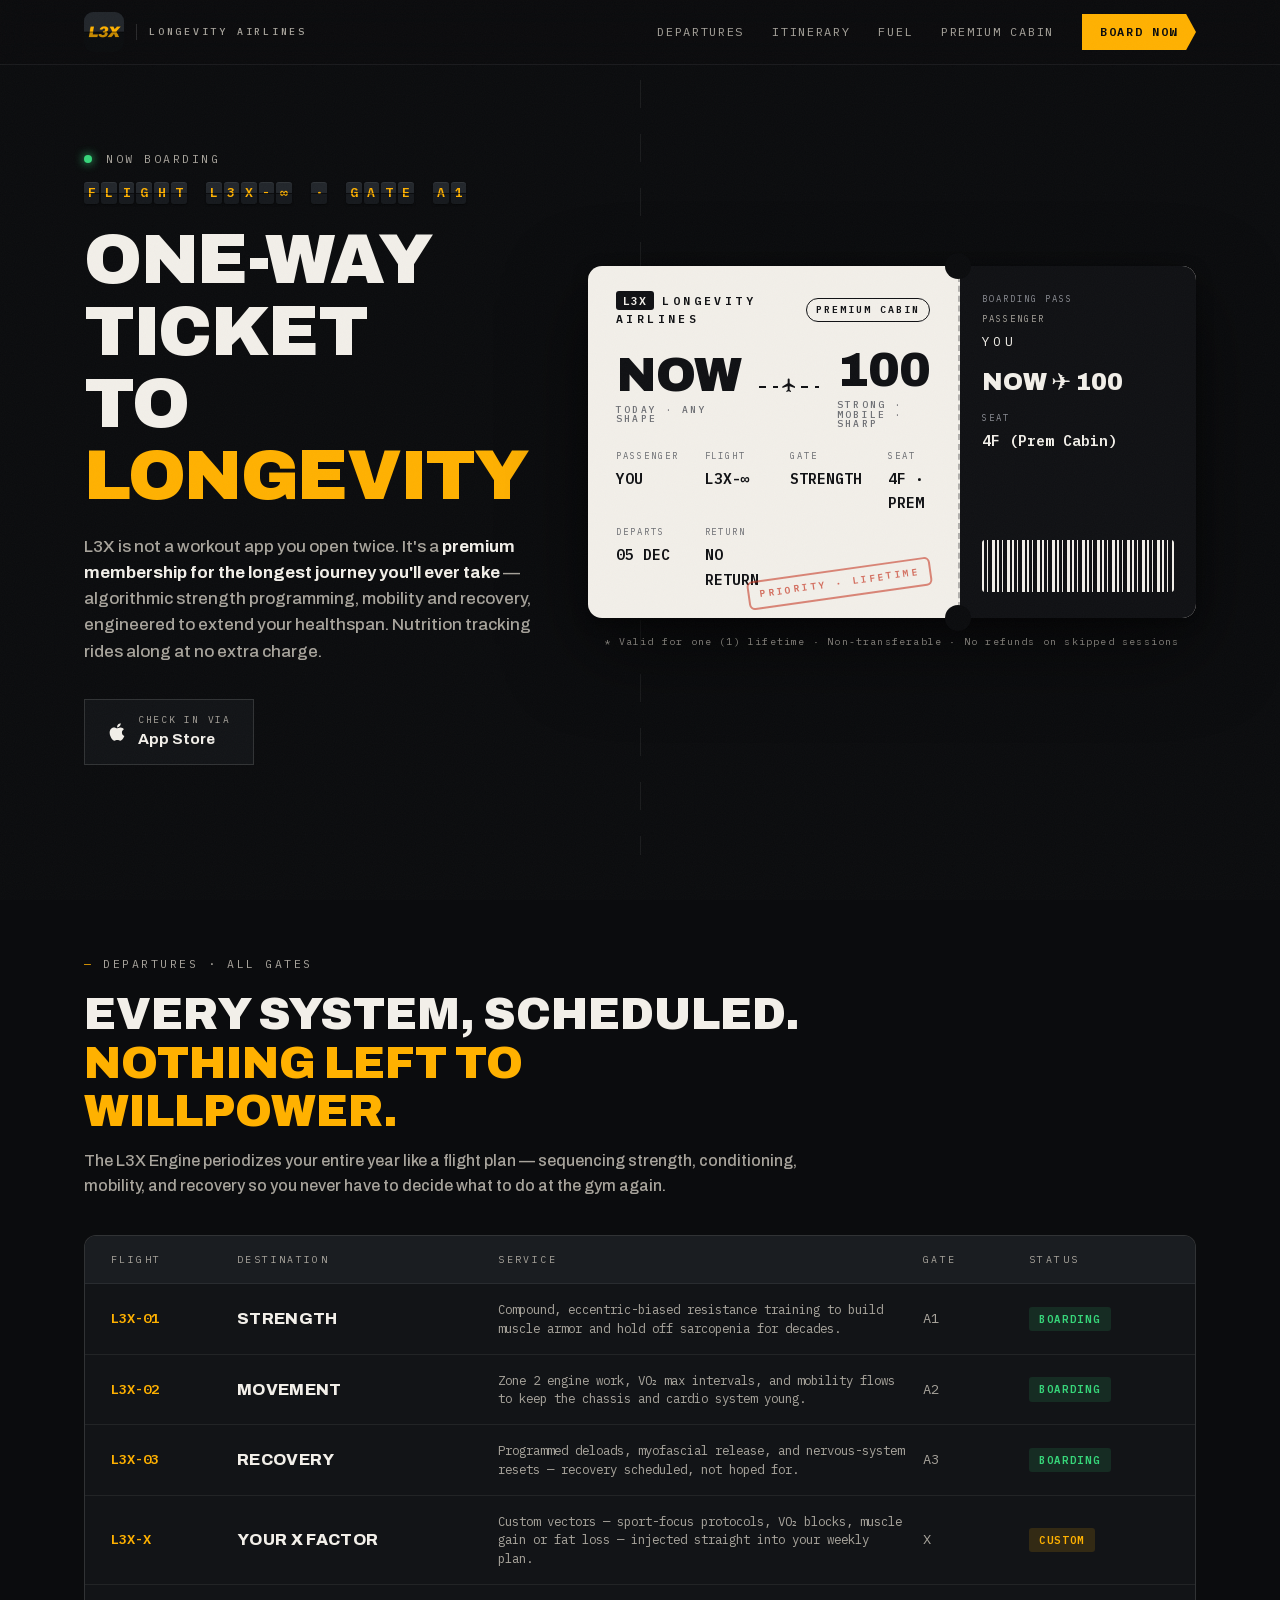
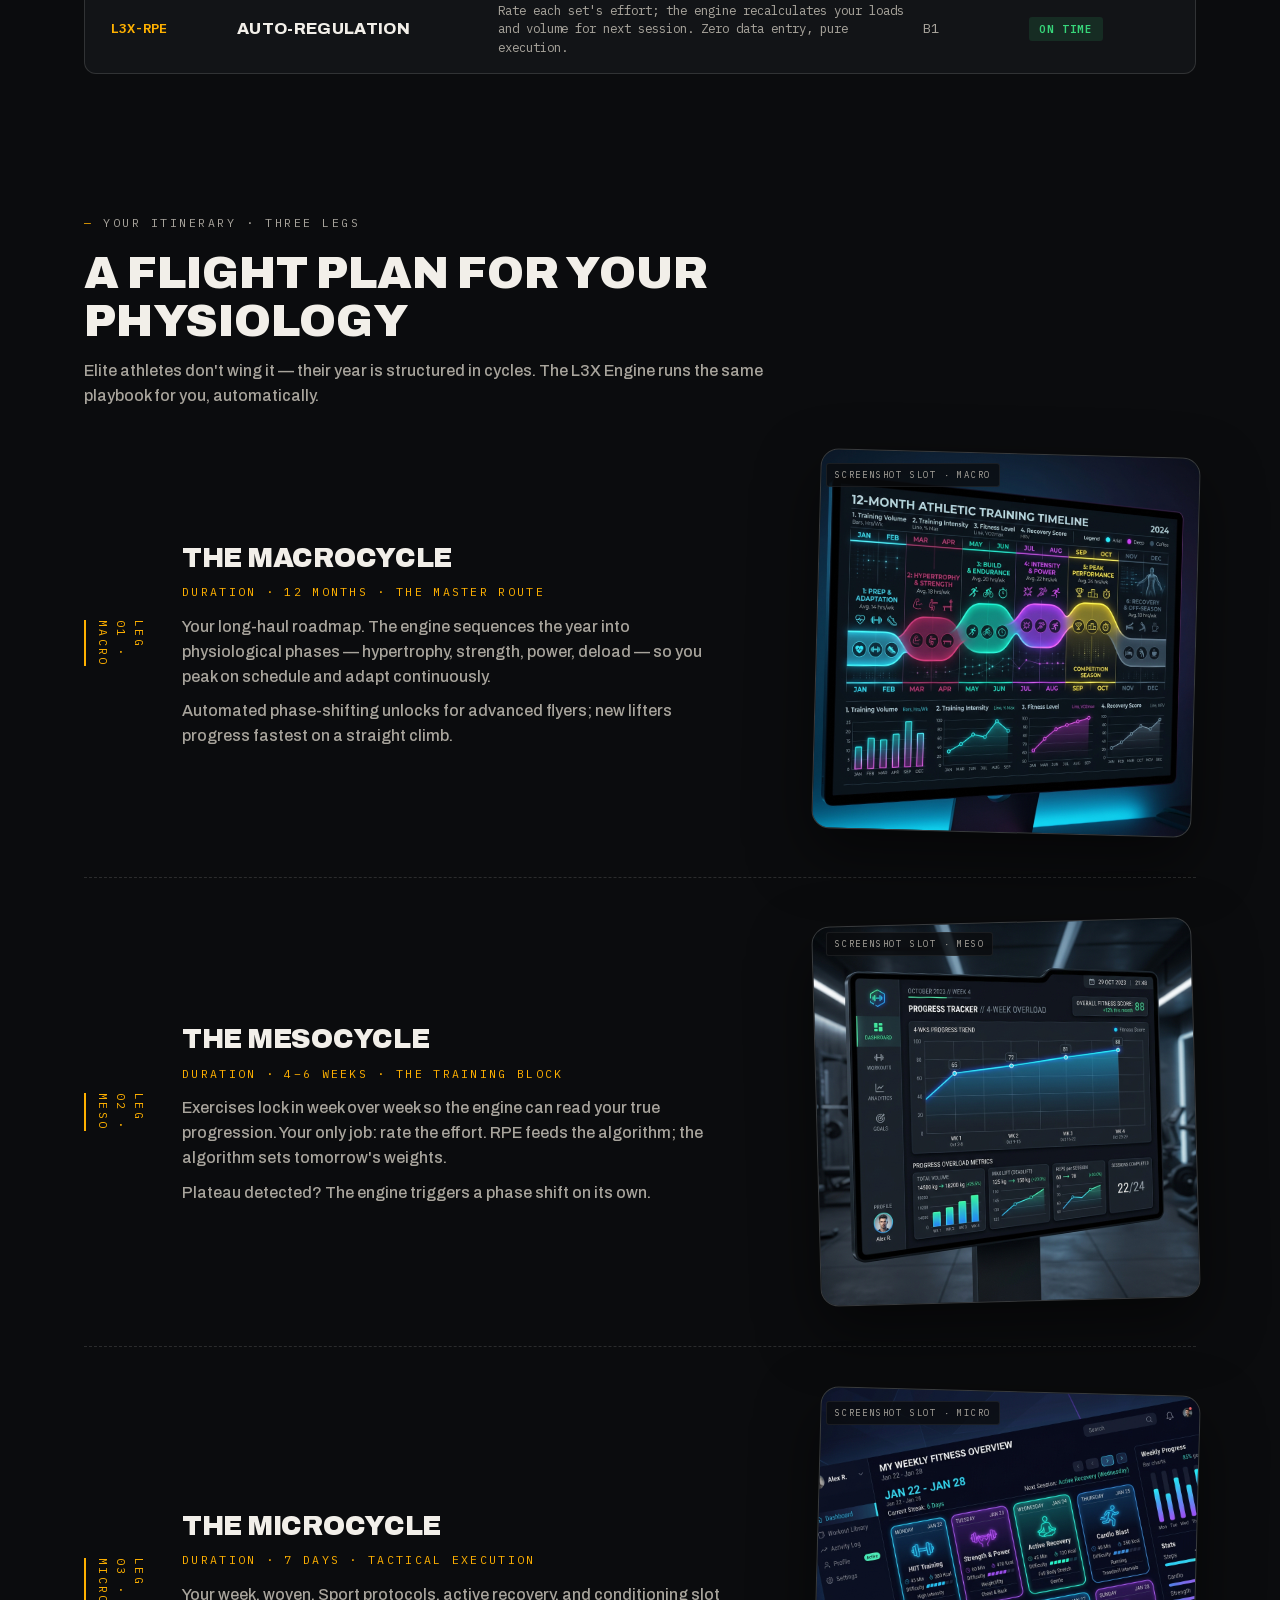
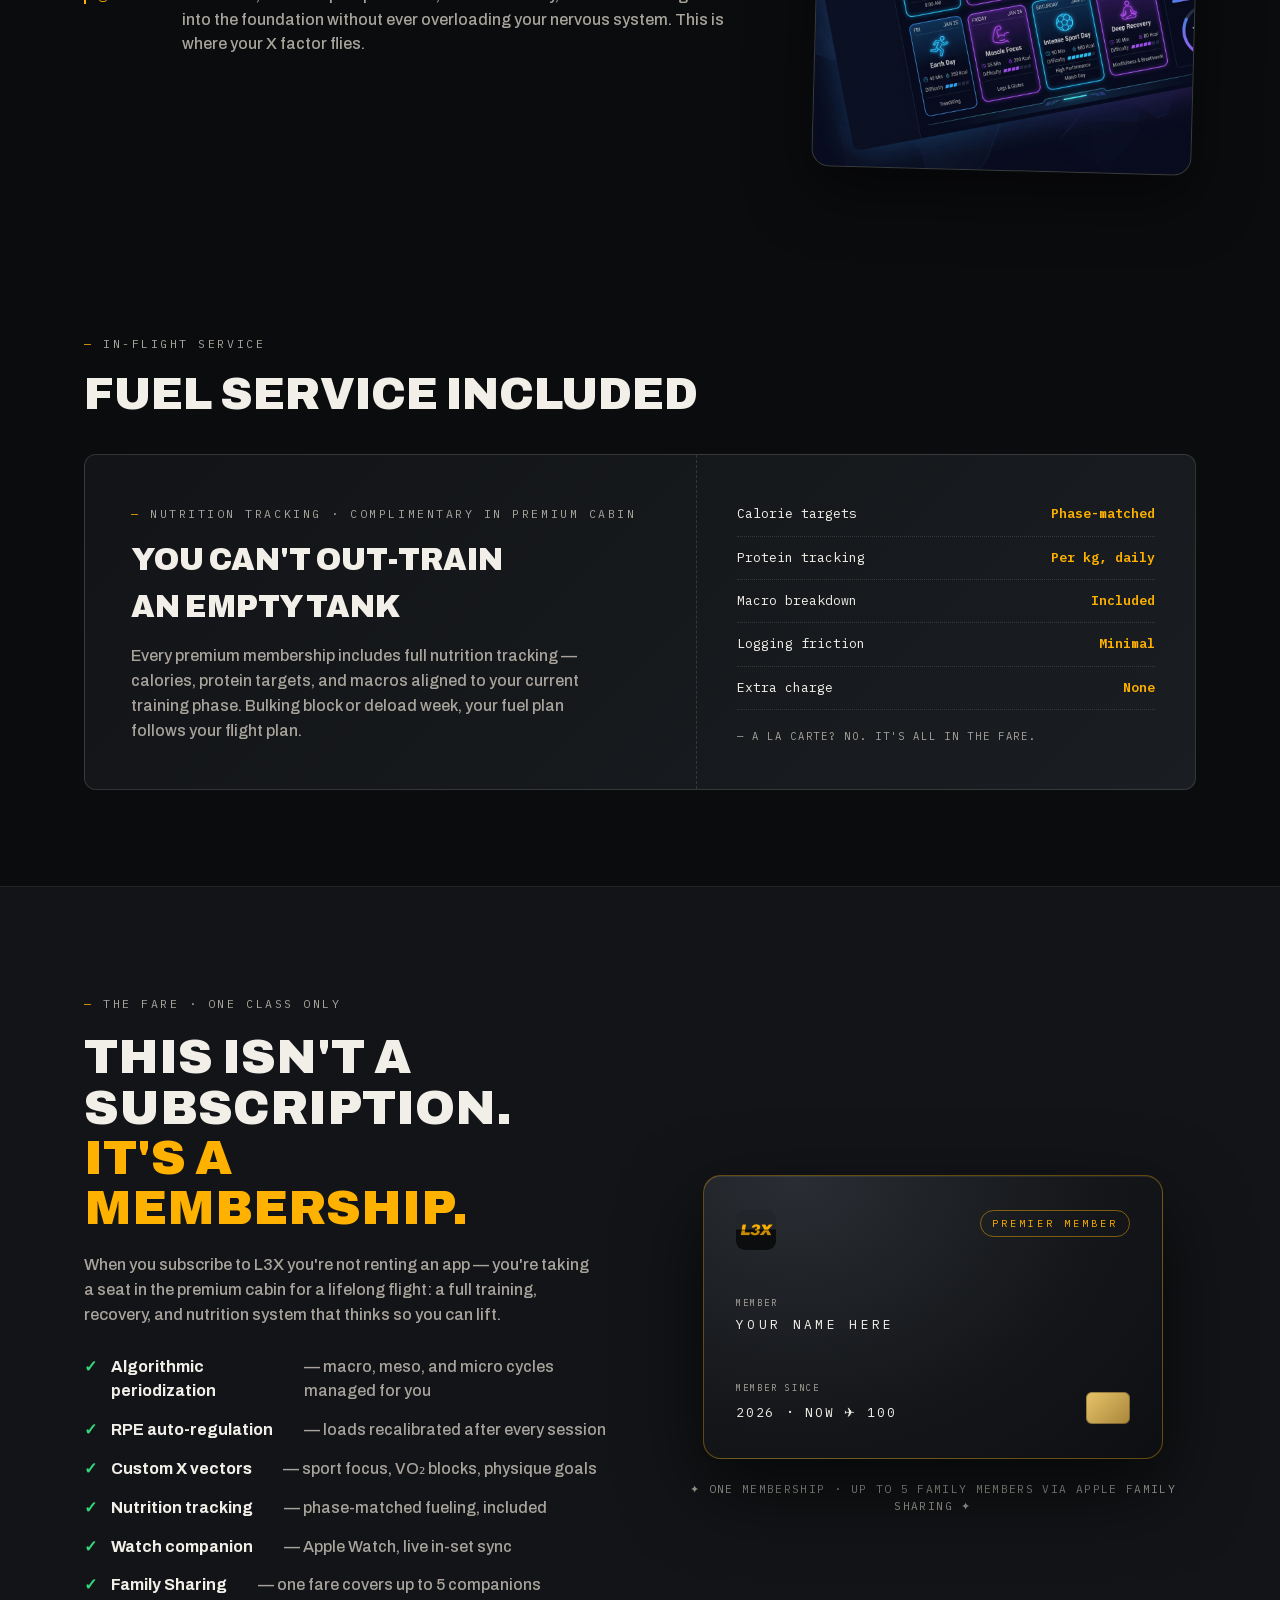
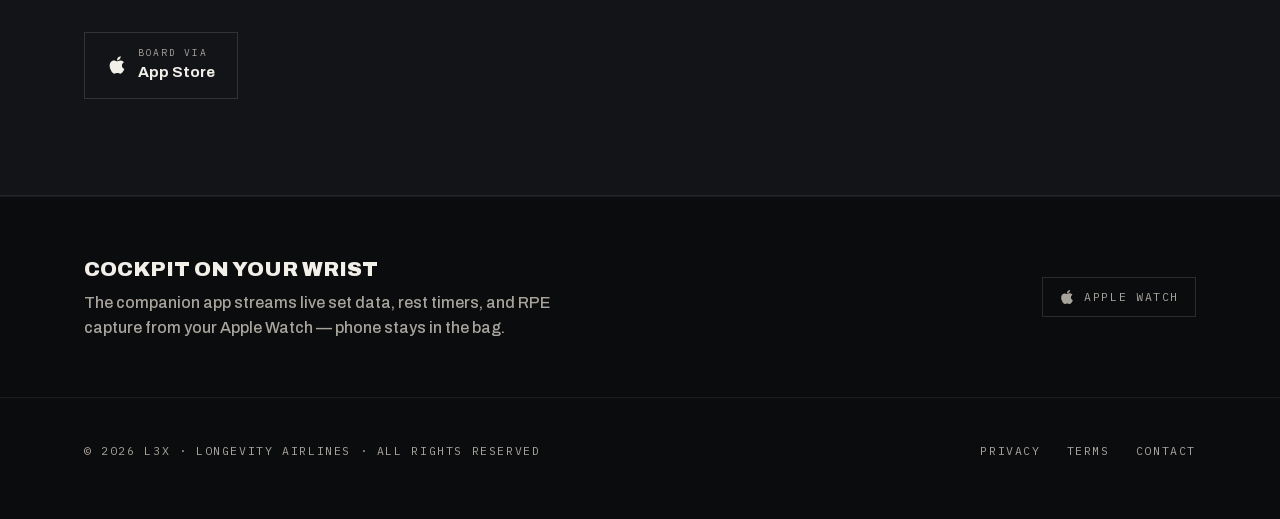
<file: index.html>
<!DOCTYPE html>
<html lang="en">
<head>
<meta charset="UTF-8">
<meta name="viewport" content="width=device-width, initial-scale=1.0">
<title>L3X — Boarding Pass to Longevity</title>
<meta name="description" content="L3X is a premium membership for strength training and longevity. Algorithmic periodization, RPE auto-regulation, and nutrition tracking — your boarding pass to a longer, stronger life.">
<link rel="icon" type="image/png" sizes="32x32" href="assets/favicon-32.png">
<link rel="icon" type="image/png" sizes="64x64" href="assets/favicon-64.png">
<link rel="apple-touch-icon" href="assets/apple-touch-icon.png">
<link rel="stylesheet" href="css/fonts.css">
<link rel="stylesheet" href="css/site.css">
<style>
/* ============================================================
   L3X — "Boarding Pass" concept, landing page
   Palette, base type, nav and footer live in css/site.css so the
   legal pages share them. What follows is landing-page only.
   ============================================================ */

/* ============================ HERO ============================ */
.hero{position:relative;padding:150px 0 90px;overflow:hidden}
.hero::before{ /* runway lights */
  content:"";position:absolute;left:50%;top:0;bottom:0;width:1px;
  background:repeating-linear-gradient(to bottom,transparent 0 26px,var(--line-soft) 26px 54px);
  z-index:0;
}
.hero-grid{position:relative;z-index:1;display:grid;grid-template-columns:1.05fr .95fr;gap:56px;align-items:center}
@media(max-width:960px){.hero-grid{grid-template-columns:1fr}}
.hero h1{
  font-size:clamp(2.6rem,5.6vw,4.4rem);font-weight:900;line-height:1.02;
  letter-spacing:-.02em;text-transform:uppercase;margin:20px 0 22px;
}
.hero h1 .dest{color:var(--amber);white-space:nowrap}
.hero p.sub{color:var(--bone-dim);font-size:1.06rem;max-width:34rem;margin-bottom:30px}
.hero p.sub strong{color:var(--bone);font-weight:700}

/* split-flap status line */
.flapline{display:flex;align-items:center;gap:14px;flex-wrap:wrap}
.flapline .dot{width:8px;height:8px;border-radius:50%;background:var(--green);box-shadow:0 0 10px var(--green);animation:pulse 1.6s infinite}
@keyframes pulse{50%{opacity:.35}}
.flapboard{display:inline-flex;gap:2px}
.flap{
  font-family:var(--mono);font-size:.82rem;font-weight:600;
  width:1.18em;height:1.72em;display:flex;align-items:center;justify-content:center;
  background:linear-gradient(180deg,#22262b 0 48%,#16191d 52% 100%);
  border-radius:3px;color:var(--amber);
  box-shadow:inset 0 1px 0 rgba(255,255,255,.06),0 1px 2px rgba(0,0,0,.5);
  position:relative;
}
.flap::after{content:"";position:absolute;left:0;right:0;top:50%;height:1px;background:rgba(0,0,0,.55)}
.flap.tick{animation:flick .09s linear}
@keyframes flick{0%{transform:rotateX(0)}50%{transform:rotateX(58deg)}100%{transform:rotateX(0)}}
.flap.space{background:transparent;box-shadow:none}
.flap.space::after{display:none}

/* store buttons */
.stores{display:flex;gap:14px;flex-wrap:wrap;margin-top:34px}
.store{
  display:flex;align-items:center;gap:11px;padding:13px 22px;
  border:1px solid var(--line);font-weight:700;font-size:.95rem;
  background:var(--ink-2);transition:border-color .25s,transform .25s var(--ease-out),background .25s;
}
.store:hover{border-color:var(--amber);transform:translateY(-2px);background:var(--ink-3)}
.store svg{width:20px;height:20px;flex:none}
.store small{display:block;font-family:var(--mono);font-weight:400;font-size:.6rem;letter-spacing:.18em;text-transform:uppercase;color:var(--bone-dim)}

/* ---------- the boarding pass ---------- */
.pass-wrap{perspective:1200px}
.pass{
  --r: 14px;
  display:grid;grid-template-columns:1fr 236px;
  color:#101114;background:var(--bone);border-radius:var(--r);
  box-shadow:0 30px 80px rgba(0,0,0,.6),0 4px 16px rgba(0,0,0,.4);
  transform-style:preserve-3d;transition:transform .3s var(--ease-out);
  position:relative;font-family:var(--mono);
}
.pass-main{padding:26px 28px;border-right:2px dashed rgba(16,17,20,.28);position:relative}
/* perforation notches */
.pass-main::before,.pass-main::after{
  content:"";position:absolute;right:-13px;width:26px;height:26px;border-radius:50%;
  background:var(--ink);z-index:2;
}
.pass-main::before{top:-13px}
.pass-main::after{bottom:-13px}
.pass-head{display:flex;justify-content:space-between;align-items:center;margin-bottom:18px}
.pass-head .airline{font-weight:600;font-size:.72rem;letter-spacing:.3em;text-transform:uppercase}
.pass-head .airline b{background:#101114;color:var(--bone);padding:2px 7px;margin-right:8px;border-radius:3px;letter-spacing:.1em}
.pass-head .class-chip{font-size:.62rem;letter-spacing:.2em;text-transform:uppercase;border:1.5px solid #101114;padding:3px 9px;border-radius:99px;font-weight:600;white-space:nowrap}
.pass-route{display:flex;align-items:center;gap:18px;margin:8px 0 20px}
.pass-route .code{font-family:var(--disp);font-weight:900;font-size:clamp(2.2rem,4vw,3rem);letter-spacing:-.02em;line-height:1}
.pass-route .code small{display:block;font-family:var(--mono);font-weight:500;font-size:.6rem;letter-spacing:.24em;color:#6b6d72;margin-top:6px;text-transform:uppercase}
.pass-route .path{flex:1;position:relative;height:2px;background:repeating-linear-gradient(90deg,#101114 0 7px,transparent 7px 14px);min-width:60px}
.pass-route .path svg{position:absolute;top:50%;left:50%;transform:translate(-50%,-58%);width:22px;height:22px;background:var(--bone);padding:0 3px}
.pass-fields{display:grid;grid-template-columns:repeat(4,auto);gap:10px 26px}
@media(max-width:500px){.pass-fields{grid-template-columns:repeat(2,auto)}}
.pf small{display:block;font-size:.56rem;letter-spacing:.22em;text-transform:uppercase;color:#6b6d72;margin-bottom:3px}
.pf span{font-weight:600;font-size:.92rem}
.pass-stamp{
  position:absolute;right:26px;bottom:20px;transform:rotate(-12deg) scale(1.15);
  border:2px solid rgba(200,60,40,.6);color:rgba(200,60,40,.72);border-radius:6px;
  font-size:.6rem;font-weight:600;letter-spacing:.26em;text-transform:uppercase;
  padding:5px 10px;white-space:nowrap;pointer-events:none;
  opacity:0;transition:opacity .5s .9s,transform .5s .9s var(--ease-out);
}
.in .pass-stamp{opacity:1;transform:rotate(-8deg) scale(1)}
.pass-fine{
  margin-top:16px;text-align:center;font-family:var(--mono);font-size:.62rem;
  letter-spacing:.12em;color:var(--bone-dim);opacity:.75;
}
.pass-stub{padding:26px 22px;display:flex;flex-direction:column;justify-content:space-between;background:#101114;color:var(--bone);border-radius:0 var(--r) var(--r) 0}
.pass-stub .pf small{color:#8b8d93}
.pass-stub .route-mini{font-family:var(--disp);font-weight:900;font-size:1.5rem;margin:12px 0 10px}
.barcode{
  height:52px;margin-top:14px;border-radius:3px;
  background:repeating-linear-gradient(90deg,var(--bone) 0 2px,transparent 2px 5px,var(--bone) 5px 6px,transparent 6px 10px,var(--bone) 10px 13px,transparent 13px 15px);
}
@media(max-width:520px){
  .pass{grid-template-columns:1fr}
  .pass-main{border-right:none;border-bottom:2px dashed rgba(16,17,20,.28);padding-bottom:64px}
  .pass-main::before{top:auto;bottom:-13px;left:-13px;right:auto}
  .pass-main::after{bottom:-13px;right:-13px}
  .pass-stub{border-radius:0 0 var(--r) var(--r)}
}

/* ======================= DEPARTURES BOARD ======================= */
section{padding:96px 0}
.board{border:1px solid var(--line);background:var(--ink-2);border-radius:12px;overflow:hidden;margin-top:36px}
.board-head,.board-row{
  display:grid;grid-template-columns:110px 1.2fr 2fr 90px 140px;gap:16px;
  padding:16px 26px;align-items:center;font-family:var(--mono);
}
.board-head{font-size:.62rem;letter-spacing:.24em;text-transform:uppercase;color:var(--bone-dim);background:var(--ink-3);border-bottom:1px solid var(--line-soft)}
.board-row{border-bottom:1px solid var(--line-soft);font-size:.86rem;transition:background .25s}
.board-row:last-child{border-bottom:none}
.board-row:hover{background:var(--amber-dim)}
.board-row .flight{color:var(--amber);font-weight:600}
.board-row .dest{font-family:var(--disp);font-weight:800;font-size:1.02rem;letter-spacing:.02em;text-transform:uppercase}
.board-row .desc{color:var(--bone-dim);font-size:.78rem;line-height:1.5}
.board-row .gate{color:var(--bone-dim)}
.status{display:inline-block;padding:4px 10px;font-size:.66rem;letter-spacing:.16em;text-transform:uppercase;font-weight:600;border-radius:3px;background:rgba(55,214,122,.12);color:var(--green)}
.status.amber{background:var(--amber-dim);color:var(--amber)}
@media(max-width:820px){
  .board-head{display:none}
  .board-row{grid-template-columns:1fr;gap:6px;padding:18px 20px}
  .board-row .gate{display:none}
}

/* ======================= ITINERARY (legs) ======================= */
.itin{position:relative}
.leg{
  display:grid;grid-template-columns:64px 1fr 380px;gap:34px;align-items:center;
  padding:44px 0;border-bottom:1px dashed var(--line);
}
.leg:last-child{border-bottom:none}
.leg-num{
  font-family:var(--mono);color:var(--amber);font-size:.72rem;letter-spacing:.2em;
  writing-mode:vertical-rl;text-orientation:mixed;text-transform:uppercase;
  border-left:2px solid var(--amber);padding-left:12px;height:min-content;
}
.leg h3{font-size:1.7rem;font-weight:900;text-transform:uppercase;letter-spacing:-.01em;margin-bottom:4px}
.leg .dur{font-family:var(--mono);font-size:.72rem;letter-spacing:.2em;color:var(--amber);text-transform:uppercase;margin-bottom:14px}
.leg p{color:var(--bone-dim);max-width:34rem}
.leg p+p{margin-top:10px}
.leg-shot{position:relative}
.leg-shot .frame{
  border:1px solid var(--line);border-radius:18px;overflow:hidden;background:var(--ink-3);
  box-shadow:0 24px 60px rgba(0,0,0,.5);
  transform:rotate(1.5deg);transition:transform .5s var(--ease-out);
}
.leg:nth-child(even) .leg-shot .frame{transform:rotate(-1.5deg)}
.leg-shot:hover .frame{transform:rotate(0) scale(1.02)}
.leg-shot .slot-tag{
  position:absolute;top:10px;left:10px;z-index:2;font-family:var(--mono);font-size:.56rem;
  letter-spacing:.2em;text-transform:uppercase;background:rgba(11,12,14,.8);color:var(--bone-dim);
  padding:4px 8px;border-radius:3px;border:1px solid var(--line-soft);
}
@media(max-width:920px){
  .leg{grid-template-columns:1fr}
  .leg-num{writing-mode:horizontal-tb;border-left:none;border-top:2px solid var(--amber);padding:8px 0 0}
  .leg-shot{max-width:420px}
}

/* ======================= FUEL (nutrition) ======================= */
.fuel-card{
  display:grid;grid-template-columns:1.1fr .9fr;border:1px solid var(--line);
  background:linear-gradient(135deg,var(--ink-2),var(--ink-3));border-radius:12px;overflow:hidden;margin-top:36px;
}
.fuel-left{padding:46px}
.fuel-left h3{font-size:1.9rem;font-weight:900;text-transform:uppercase;margin:10px 0 14px}
.fuel-left p{color:var(--bone-dim);max-width:30rem}
.fuel-right{border-left:1px dashed var(--line);padding:38px 40px;font-family:var(--mono)}
.menu-row{display:flex;justify-content:space-between;gap-row:8px;padding:11px 0;border-bottom:1px dotted var(--line);font-size:.82rem}
.menu-row:last-child{border-bottom:none}
.menu-row b{color:var(--amber);font-weight:600}
.fuel-note{margin-top:18px;font-size:.66rem;letter-spacing:.16em;text-transform:uppercase;color:var(--bone-dim)}
@media(max-width:820px){.fuel-card{grid-template-columns:1fr}.fuel-right{border-left:none;border-top:1px dashed var(--line)}}

/* ======================= PREMIUM CABIN ======================= */
.cabin{background:var(--ink-2);border-top:1px solid var(--line-soft);border-bottom:1px solid var(--line-soft)}
.cabin-grid{display:grid;grid-template-columns:1fr 1fr;gap:60px;align-items:center;margin-top:8px}
@media(max-width:920px){.cabin-grid{grid-template-columns:1fr}}
.cabin h2{font-size:clamp(2rem,4vw,3rem);font-weight:900;text-transform:uppercase;line-height:1.05;margin:16px 0 18px}
.cabin p.lead{color:var(--bone-dim);font-size:1.02rem;max-width:32rem}
.perks{list-style:none;margin:26px 0 34px;display:grid;gap:13px}
.perks li{display:flex;gap:14px;align-items:baseline;color:var(--bone)}
.perks li::before{content:"✓";font-family:var(--mono);color:var(--green);font-weight:600;flex:none}
.perks li span{color:var(--bone-dim)}
.perks li b{color:var(--bone)}
/* membership card */
.member-card{
  position:relative;border-radius:18px;padding:34px 32px;aspect-ratio:1.62;max-width:460px;margin:0 auto;
  background:
    radial-gradient(120% 160% at 20% 0%,#2a2d33 0%,#141619 55%,#0c0d10 100%);
  border:1px solid rgba(255,177,0,.35);
  box-shadow:0 30px 80px rgba(0,0,0,.65),inset 0 1px 0 rgba(255,255,255,.08);
  display:flex;flex-direction:column;justify-content:space-between;overflow:hidden;
  transition:transform .3s var(--ease-out);
}
.member-card::before{ /* sheen */
  content:"";position:absolute;inset:0;
  background:linear-gradient(115deg,transparent 30%,rgba(255,255,255,.06) 45%,transparent 60%);
  transform:translateX(-100%);animation:sheen 5.5s ease-in-out infinite;
}
@keyframes sheen{0%,60%{transform:translateX(-100%)}85%,100%{transform:translateX(100%)}}
.mc-top{display:flex;justify-content:space-between;align-items:flex-start}
.mc-top img{width:40px;height:40px;border-radius:9px}
.mc-tier{font-family:var(--mono);font-size:.62rem;letter-spacing:.3em;text-transform:uppercase;color:var(--amber);border:1px solid rgba(255,177,0,.45);padding:5px 11px;border-radius:99px}
.mc-name{font-family:var(--mono);font-size:.8rem;letter-spacing:.26em;text-transform:uppercase;color:var(--bone)}
.mc-name small{display:block;font-size:.56rem;letter-spacing:.22em;color:var(--bone-dim);margin-bottom:6px}
.mc-bottom{display:flex;justify-content:space-between;align-items:flex-end;font-family:var(--mono)}
.mc-since small{display:block;font-size:.56rem;letter-spacing:.22em;text-transform:uppercase;color:var(--bone-dim);margin-bottom:4px}
.mc-since span{font-size:.8rem;letter-spacing:.14em}
.mc-chip{width:44px;height:32px;border-radius:6px;background:linear-gradient(135deg,#e8c56a,#a8853a);box-shadow:inset 0 0 0 1px rgba(0,0,0,.3)}
.family-note{margin-top:22px;font-family:var(--mono);font-size:.7rem;letter-spacing:.12em;color:var(--bone-dim);text-transform:uppercase;text-align:center}

/* ======================= WEARABLE STRIP ======================= */
.strip{border-top:1px solid var(--line-soft);padding:56px 0}
.strip-inner{display:flex;align-items:center;justify-content:space-between;gap:30px;flex-wrap:wrap}
.strip h3{font-size:1.3rem;font-weight:900;text-transform:uppercase}
.strip p{color:var(--bone-dim);max-width:32rem;margin-top:6px}
.strip .badges{display:flex;gap:12px}
.strip .badge{display:flex;align-items:center;gap:9px;font-family:var(--mono);font-size:.72rem;letter-spacing:.14em;text-transform:uppercase;border:1px solid var(--line);padding:10px 16px;color:var(--bone-dim)}
.strip .badge svg{width:16px;height:16px}

/* section headers */
.sec-head{max-width:720px}
.sec-head h2{font-size:clamp(1.9rem,3.6vw,2.8rem);font-weight:900;text-transform:uppercase;line-height:1.08;margin:14px 0 14px}
.sec-head p{color:var(--bone-dim)}
</style>
</head>
<body>

<!-- ============================ NAV ============================ -->
<header class="nav">
  <div class="container nav-inner">
    <a href="/" class="brand">
      <img src="assets/app_icon.png" alt="L3X">
      <span class="tag">Longevity Airlines</span>
    </a>
    <nav class="nav-links">
      <a href="#departures">Departures</a>
      <a href="#itinerary">Itinerary</a>
      <a href="#fuel">Fuel</a>
      <a href="#cabin">Premium Cabin</a>
      <a href="#cabin" class="btn-board">Board Now</a>
    </nav>
  </div>
</header>

<!-- ============================ HERO ============================ -->
<section class="hero">
  <div class="container hero-grid">
    <div class="reveal in">
      <div class="flapline">
        <span class="dot"></span>
        <span class="mono" style="font-size:.72rem;letter-spacing:.22em;color:var(--bone-dim)">NOW BOARDING</span>
        <span class="flapboard" id="flap-status" aria-label="Flight L3X to Longevity"></span>
      </div>
      <h1>One-way ticket<br>to <span class="dest" id="flap-dest">Longevity</span></h1>
      <p class="sub">L3X is not a workout app you open twice. It's a <strong>premium membership for the longest journey you'll ever take</strong> — algorithmic strength programming, mobility and recovery, engineered to extend your healthspan. Nutrition tracking rides along at no extra charge.</p>
      <div class="stores">
        <a href="https://apps.apple.com/app/id6762300772" class="store">
          <svg viewBox="0 0 384 512" fill="currentColor"><path d="M318.7 268.7c-.2-36.7 16.4-64.4 50-84.8-18.8-26.9-47.2-41.7-84.7-44.6-35.5-2.8-74.3 20.7-88.5 20.7-15 0-49.4-19.7-76.4-19.7C63.3 141.2 4 184.8 4 273.5q0 39.3 14.4 81.2c12.8 36.7 59 126.7 107.2 125.2 25.2-.6 43-17.9 75.8-17.9 31.8 0 48.3 17.9 76.4 17.9 48.6-.7 90.4-82.5 102.6-119.3-65.2-30.7-61.7-90-61.7-91.9zm-56.6-164.2c27.3-32.4 24.8-61.9 24-72.5-24.1 1.4-52 16.4-67.9 34.9-17.5 19.8-27.8 44.3-25.6 71.9 26.1 2 49.9-11.4 69.5-34.3z"/></svg>
          <span><small>Check in via</small>App Store</span>
        </a>
      </div>
    </div>

    <!-- Boarding pass -->
    <div class="pass-wrap reveal in d2">
      <div class="pass" id="pass">
        <div class="pass-main">
          <div class="pass-head">
            <span class="airline"><b>L3X</b>Longevity Airlines</span>
            <span class="class-chip">Premium Cabin</span>
          </div>
          <div class="pass-route">
            <div class="code">NOW<small>Today · Any shape</small></div>
            <div class="path">
              <svg viewBox="0 0 24 24" fill="#101114"><path d="M21 16v-2l-8-5V3.5a1.5 1.5 0 0 0-3 0V9l-8 5v2l8-2.5V19l-2 1.5V22l3.5-1 3.5 1v-1.5L13 19v-5.5l8 2.5z"/></svg>
            </div>
            <div class="code">100<small>Strong · Mobile · Sharp</small></div>
          </div>
          <div class="pass-fields">
            <div class="pf"><small>Passenger</small><span>YOU</span></div>
            <div class="pf"><small>Flight</small><span>L3X-∞</span></div>
            <div class="pf"><small>Gate</small><span>STRENGTH</span></div>
            <div class="pf"><small>Seat</small><span>4F · PREM</span></div>
            <div class="pf"><small>Departs</small><span id="pass-date">TODAY</span></div>
            <div class="pf"><small>Return</small><span>NO RETURN</span></div>
          </div>
          <div class="pass-stamp">Priority · Lifetime</div>
        </div>
        <div class="pass-stub">
          <div>
            <div class="pf" style="margin-bottom:6px"><small>Boarding Pass</small></div>
            <div class="mc-name"><small>Passenger</small>YOU</div>
            <div class="route-mini">NOW ✈ 100</div>
            <div class="pf"><small>Seat</small><span>4F (Prem Cabin)</span></div>
          </div>
          <div class="barcode" role="img" aria-label="barcode"></div>
        </div>
      </div>
      <p class="pass-fine">* Valid for one (1) lifetime · Non-transferable · No refunds on skipped sessions</p>
    </div>
  </div>
</section>

<!-- ======================== DEPARTURES ======================== -->
<section id="departures">
  <div class="container">
    <div class="sec-head reveal">
      <span class="label">Departures · All gates</span>
      <h2>Every system, scheduled.<br><span class="amber">Nothing left to willpower.</span></h2>
      <p>The L3X Engine periodizes your entire year like a flight plan — sequencing strength, conditioning, mobility, and recovery so you never have to decide what to do at the gym again.</p>
    </div>
    <div class="board reveal d1">
      <div class="board-head">
        <span>Flight</span><span>Destination</span><span>Service</span><span>Gate</span><span>Status</span>
      </div>
      <div class="board-row">
        <span class="flight">L3X-01</span>
        <span class="dest">Strength</span>
        <span class="desc">Compound, eccentric-biased resistance training to build muscle armor and hold off sarcopenia for decades.</span>
        <span class="gate">A1</span>
        <span><span class="status">Boarding</span></span>
      </div>
      <div class="board-row">
        <span class="flight">L3X-02</span>
        <span class="dest">Movement</span>
        <span class="desc">Zone 2 engine work, VO₂ max intervals, and mobility flows to keep the chassis and cardio system young.</span>
        <span class="gate">A2</span>
        <span><span class="status">Boarding</span></span>
      </div>
      <div class="board-row">
        <span class="flight">L3X-03</span>
        <span class="dest">Recovery</span>
        <span class="desc">Programmed deloads, myofascial release, and nervous-system resets — recovery scheduled, not hoped for.</span>
        <span class="gate">A3</span>
        <span><span class="status">Boarding</span></span>
      </div>
      <div class="board-row">
        <span class="flight">L3X-X</span>
        <span class="dest">Your X Factor</span>
        <span class="desc">Custom vectors — sport-focus protocols, VO₂ blocks, muscle gain or fat loss — injected straight into your weekly plan.</span>
        <span class="gate">X</span>
        <span><span class="status amber">Custom</span></span>
      </div>
      <div class="board-row">
        <span class="flight">L3X-RPE</span>
        <span class="dest">Auto-Regulation</span>
        <span class="desc">Rate each set's effort; the engine recalculates your loads and volume for next session. Zero data entry, pure execution.</span>
        <span class="gate">B1</span>
        <span><span class="status">On Time</span></span>
      </div>
    </div>
  </div>
</section>

<!-- ======================== ITINERARY ======================== -->
<section id="itinerary" style="padding-top:40px">
  <div class="container">
    <div class="sec-head reveal">
      <span class="label">Your itinerary · Three legs</span>
      <h2>A flight plan for your physiology</h2>
      <p>Elite athletes don't wing it — their year is structured in cycles. The L3X Engine runs the same playbook for you, automatically.</p>
    </div>
    <div class="itin">
      <div class="leg reveal">
        <div class="leg-num">Leg 01 · Macro</div>
        <div>
          <h3>The Macrocycle</h3>
          <div class="dur">Duration · 12 months · The master route</div>
          <p>Your long-haul roadmap. The engine sequences the year into physiological phases — hypertrophy, strength, power, deload — so you peak on schedule and adapt continuously.</p>
          <p>Automated phase-shifting unlocks for advanced flyers; new lifters progress fastest on a straight climb.</p>
        </div>
        <div class="leg-shot">
          <span class="slot-tag">Screenshot slot · macro</span>
          <div class="frame"><img src="assets/l3x_macro.png" alt="Macrocycle timeline in L3X"></div>
        </div>
      </div>
      <div class="leg reveal">
        <div class="leg-num">Leg 02 · Meso</div>
        <div>
          <h3>The Mesocycle</h3>
          <div class="dur">Duration · 4–6 weeks · The training block</div>
          <p>Exercises lock in week over week so the engine can read your true progression. Your only job: rate the effort. RPE feeds the algorithm; the algorithm sets tomorrow's weights.</p>
          <p>Plateau detected? The engine triggers a phase shift on its own.</p>
        </div>
        <div class="leg-shot">
          <span class="slot-tag">Screenshot slot · meso</span>
          <div class="frame"><img src="assets/l3x_meso.png" alt="Mesocycle view in L3X"></div>
        </div>
      </div>
      <div class="leg reveal">
        <div class="leg-num">Leg 03 · Micro</div>
        <div>
          <h3>The Microcycle</h3>
          <div class="dur">Duration · 7 days · Tactical execution</div>
          <p>Your week, woven. Sport protocols, active recovery, and conditioning slot into the foundation without ever overloading your nervous system. This is where your X factor flies.</p>
        </div>
        <div class="leg-shot">
          <span class="slot-tag">Screenshot slot · micro</span>
          <div class="frame"><img src="assets/l3x_micro.png" alt="Microcycle calendar in L3X"></div>
        </div>
      </div>
    </div>
  </div>
</section>

<!-- ======================== FUEL ======================== -->
<section id="fuel" style="padding-top:20px">
  <div class="container">
    <div class="sec-head reveal">
      <span class="label">In-flight service</span>
      <h2>Fuel service included</h2>
    </div>
    <div class="fuel-card reveal d1">
      <div class="fuel-left">
        <span class="label">Nutrition tracking · Complimentary in Premium Cabin</span>
        <h3>You can't out-train<br>an empty tank</h3>
        <p>Every premium membership includes full nutrition tracking — calories, protein targets, and macros aligned to your current training phase. Bulking block or deload week, your fuel plan follows your flight plan.</p>
      </div>
      <div class="fuel-right">
        <div class="menu-row"><span>Calorie targets</span><b>Phase-matched</b></div>
        <div class="menu-row"><span>Protein tracking</span><b>Per kg, daily</b></div>
        <div class="menu-row"><span>Macro breakdown</span><b>Included</b></div>
        <div class="menu-row"><span>Logging friction</span><b>Minimal</b></div>
        <div class="menu-row"><span>Extra charge</span><b>None</b></div>
        <div class="fuel-note">— A la carte? No. It's all in the fare.</div>
      </div>
    </div>
  </div>
</section>

<!-- ======================== PREMIUM CABIN ======================== -->
<section id="cabin" class="cabin">
  <div class="container">
    <div class="cabin-grid">
      <div class="reveal">
        <span class="label">The fare · One class only</span>
        <h2>This isn't a subscription.<br><span class="amber">It's a membership.</span></h2>
        <p class="lead">When you subscribe to L3X you're not renting an app — you're taking a seat in the premium cabin for a lifelong flight: a full training, recovery, and nutrition system that thinks so you can lift.</p>
        <ul class="perks">
          <li><b>Algorithmic periodization</b>&nbsp;<span>— macro, meso, and micro cycles managed for you</span></li>
          <li><b>RPE auto-regulation</b>&nbsp;<span>— loads recalibrated after every session</span></li>
          <li><b>Custom X vectors</b>&nbsp;<span>— sport focus, VO₂ blocks, physique goals</span></li>
          <li><b>Nutrition tracking</b>&nbsp;<span>— phase-matched fueling, included</span></li>
          <li><b>Watch companion</b>&nbsp;<span>— Apple Watch, live in-set sync</span></li>
          <li><b>Family Sharing</b>&nbsp;<span>— one fare covers up to 5 companions</span></li>
        </ul>
        <div class="stores" style="margin-top:0">
          <a href="https://apps.apple.com/app/id6762300772" class="store">
            <svg viewBox="0 0 384 512" fill="currentColor"><path d="M318.7 268.7c-.2-36.7 16.4-64.4 50-84.8-18.8-26.9-47.2-41.7-84.7-44.6-35.5-2.8-74.3 20.7-88.5 20.7-15 0-49.4-19.7-76.4-19.7C63.3 141.2 4 184.8 4 273.5q0 39.3 14.4 81.2c12.8 36.7 59 126.7 107.2 125.2 25.2-.6 43-17.9 75.8-17.9 31.8 0 48.3 17.9 76.4 17.9 48.6-.7 90.4-82.5 102.6-119.3-65.2-30.7-61.7-90-61.7-91.9zm-56.6-164.2c27.3-32.4 24.8-61.9 24-72.5-24.1 1.4-52 16.4-67.9 34.9-17.5 19.8-27.8 44.3-25.6 71.9 26.1 2 49.9-11.4 69.5-34.3z"/></svg>
            <span><small>Board via</small>App Store</span>
          </a>
        </div>
      </div>
      <div class="reveal d2">
        <div class="member-card" id="membercard">
          <div class="mc-top">
            <img src="assets/app_icon.png" alt="">
            <span class="mc-tier">Premier Member</span>
          </div>
          <div class="mc-name"><small>Member</small>YOUR NAME HERE</div>
          <div class="mc-bottom">
            <div class="mc-since"><small>Member since</small><span id="mc-year">2026</span> · <span>NOW ✈ 100</span></div>
            <div class="mc-chip"></div>
          </div>
        </div>
        <div class="family-note">✦ One membership · Up to 5 family members via Apple Family Sharing ✦</div>
      </div>
    </div>
  </div>
</section>

<!-- ======================== WEARABLE STRIP ======================== -->
<div class="strip">
  <div class="container strip-inner reveal">
    <div>
      <h3>Cockpit on your wrist</h3>
      <p>The companion app streams live set data, rest timers, and RPE capture from your Apple Watch — phone stays in the bag.</p>
    </div>
    <div class="badges">
      <span class="badge"><svg viewBox="0 0 384 512" fill="currentColor"><path d="M318.7 268.7c-.2-36.7 16.4-64.4 50-84.8-18.8-26.9-47.2-41.7-84.7-44.6-35.5-2.8-74.3 20.7-88.5 20.7-15 0-49.4-19.7-76.4-19.7C63.3 141.2 4 184.8 4 273.5q0 39.3 14.4 81.2c12.8 36.7 59 126.7 107.2 125.2 25.2-.6 43-17.9 75.8-17.9 31.8 0 48.3 17.9 76.4 17.9 48.6-.7 90.4-82.5 102.6-119.3-65.2-30.7-61.7-90-61.7-91.9zm-56.6-164.2c27.3-32.4 24.8-61.9 24-72.5-24.1 1.4-52 16.4-67.9 34.9-17.5 19.8-27.8 44.3-25.6 71.9 26.1 2 49.9-11.4 69.5-34.3z"/></svg>Apple Watch</span>
    </div>
  </div>
</div>

<!-- ======================== FOOTER ======================== -->
<footer>
  <div class="container foot">
    <span>© 2026 L3X · Longevity Airlines · All rights reserved</span>
    <div class="links">
      <a href="privacy.html">Privacy</a>
      <a href="terms.html">Terms</a>
      <a href="mailto:hello@l3x.info">Contact</a>
    </div>
  </div>
</footer>

<script>
(function(){
  var reduced = window.matchMedia('(prefers-reduced-motion: reduce)').matches;

  /* ---------- reveal on scroll ---------- */
  var io = new IntersectionObserver(function(entries){
    entries.forEach(function(e){
      if(e.isIntersecting){ e.target.classList.add('in'); io.unobserve(e.target); }
    });
  },{threshold:.15});
  document.querySelectorAll('.reveal').forEach(function(el){ io.observe(el); });

  /* ---------- split-flap status board ---------- */
  var CHARS = 'ABCDEFGHIJKLMNOPQRSTUVWXYZ0123456789·-∞ ';
  function buildBoard(el, width){
    el.innerHTML = '';
    var flaps = [];
    for(var i=0;i<width;i++){
      var s = document.createElement('span');
      s.className = 'flap space';
      s.textContent = ' ';
      el.appendChild(s);
      flaps.push(s);
    }
    return flaps;
  }
  function setBoard(flaps, text){
    text = text.toUpperCase();
    flaps.forEach(function(flap, i){
      var target = i < text.length ? text[i] : ' ';
      if(flap.textContent === target) return;
      if(reduced){
        flap.textContent = target === ' ' ? ' ' : target;
        flap.classList.toggle('space', target === ' ');
        return;
      }
      var spins = 3 + Math.floor(Math.random()*6);
      var delay = i * 28;
      setTimeout(function tick(){
        flap.classList.remove('space');
        if(spins-- <= 0){
          flap.textContent = target === ' ' ? ' ' : target;
          flap.classList.toggle('space', target === ' ');
          return;
        }
        flap.textContent = CHARS[Math.floor(Math.random()*CHARS.length)];
        flap.classList.remove('tick'); void flap.offsetWidth; flap.classList.add('tick');
        setTimeout(tick, 55);
      }, delay);
    });
  }
  var statusEl = document.getElementById('flap-status');
  if(statusEl){
    var msgs = ['FLIGHT L3X-∞ · GATE A1','DEST · LONGEVITY','SEAT 4F · PREMIUM','STATUS · BOARDING'];
    var flaps = buildBoard(statusEl, Math.max.apply(null, msgs.map(function(m){return m.length;})));
    var mi = 0;
    setBoard(flaps, msgs[0]);
    setInterval(function(){ mi = (mi+1)%msgs.length; setBoard(flaps, msgs[mi]); }, 4200);
  }

  /* ---------- rotating destination word ---------- */
  var destEl = document.getElementById('flap-dest');
  if(destEl && !reduced){
    var words = ['Longevity','Strength','Mobility','Year 100'];
    var wi = 0;
    setInterval(function(){
      wi = (wi+1)%words.length;
      destEl.style.transition = 'opacity .25s';
      destEl.style.opacity = 0;
      setTimeout(function(){ destEl.textContent = words[wi]; destEl.style.opacity = 1; }, 260);
    }, 3400);
  }

  /* ---------- boarding pass tilt ---------- */
  var pass = document.getElementById('pass');
  if(pass && !reduced && matchMedia('(pointer:fine)').matches){
    var wrap = pass.parentElement;
    wrap.addEventListener('mousemove', function(e){
      var r = wrap.getBoundingClientRect();
      var x = (e.clientX - r.left)/r.width - .5;
      var y = (e.clientY - r.top)/r.height - .5;
      pass.style.transform = 'rotateY('+(x*7)+'deg) rotateX('+(-y*7)+'deg)';
    });
    wrap.addEventListener('mouseleave', function(){ pass.style.transform = ''; });
  }

  /* ---------- live-ish details ---------- */
  var d = new Date();
  var months = ['JAN','FEB','MAR','APR','MAY','JUN','JUL','AUG','SEP','OCT','NOV','DEC'];
  var dateEl = document.getElementById('pass-date');
  if(dateEl) dateEl.textContent = String(d.getDate()).padStart(2,'0') + ' ' + months[d.getMonth()];
  var yearEl = document.getElementById('mc-year');
  if(yearEl) yearEl.textContent = d.getFullYear();
})();
</script>
</body>
</html>
</file>
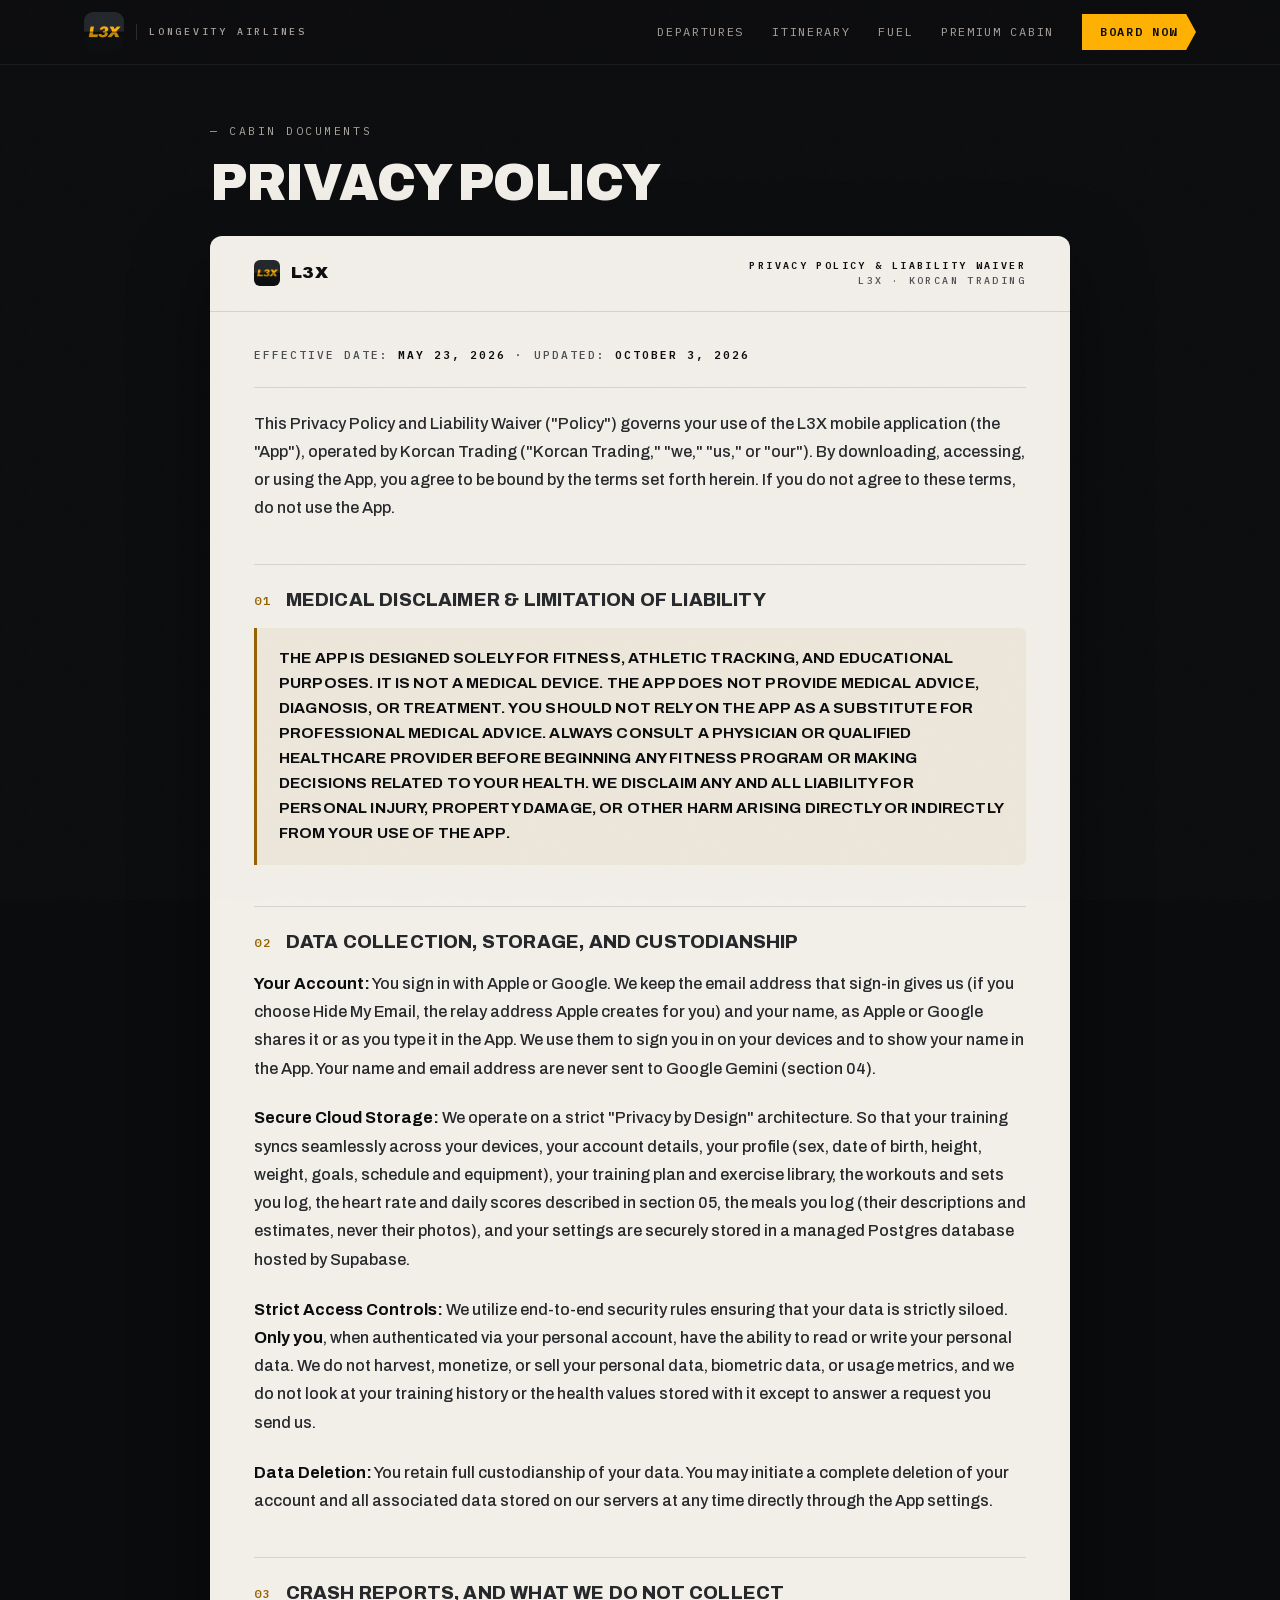
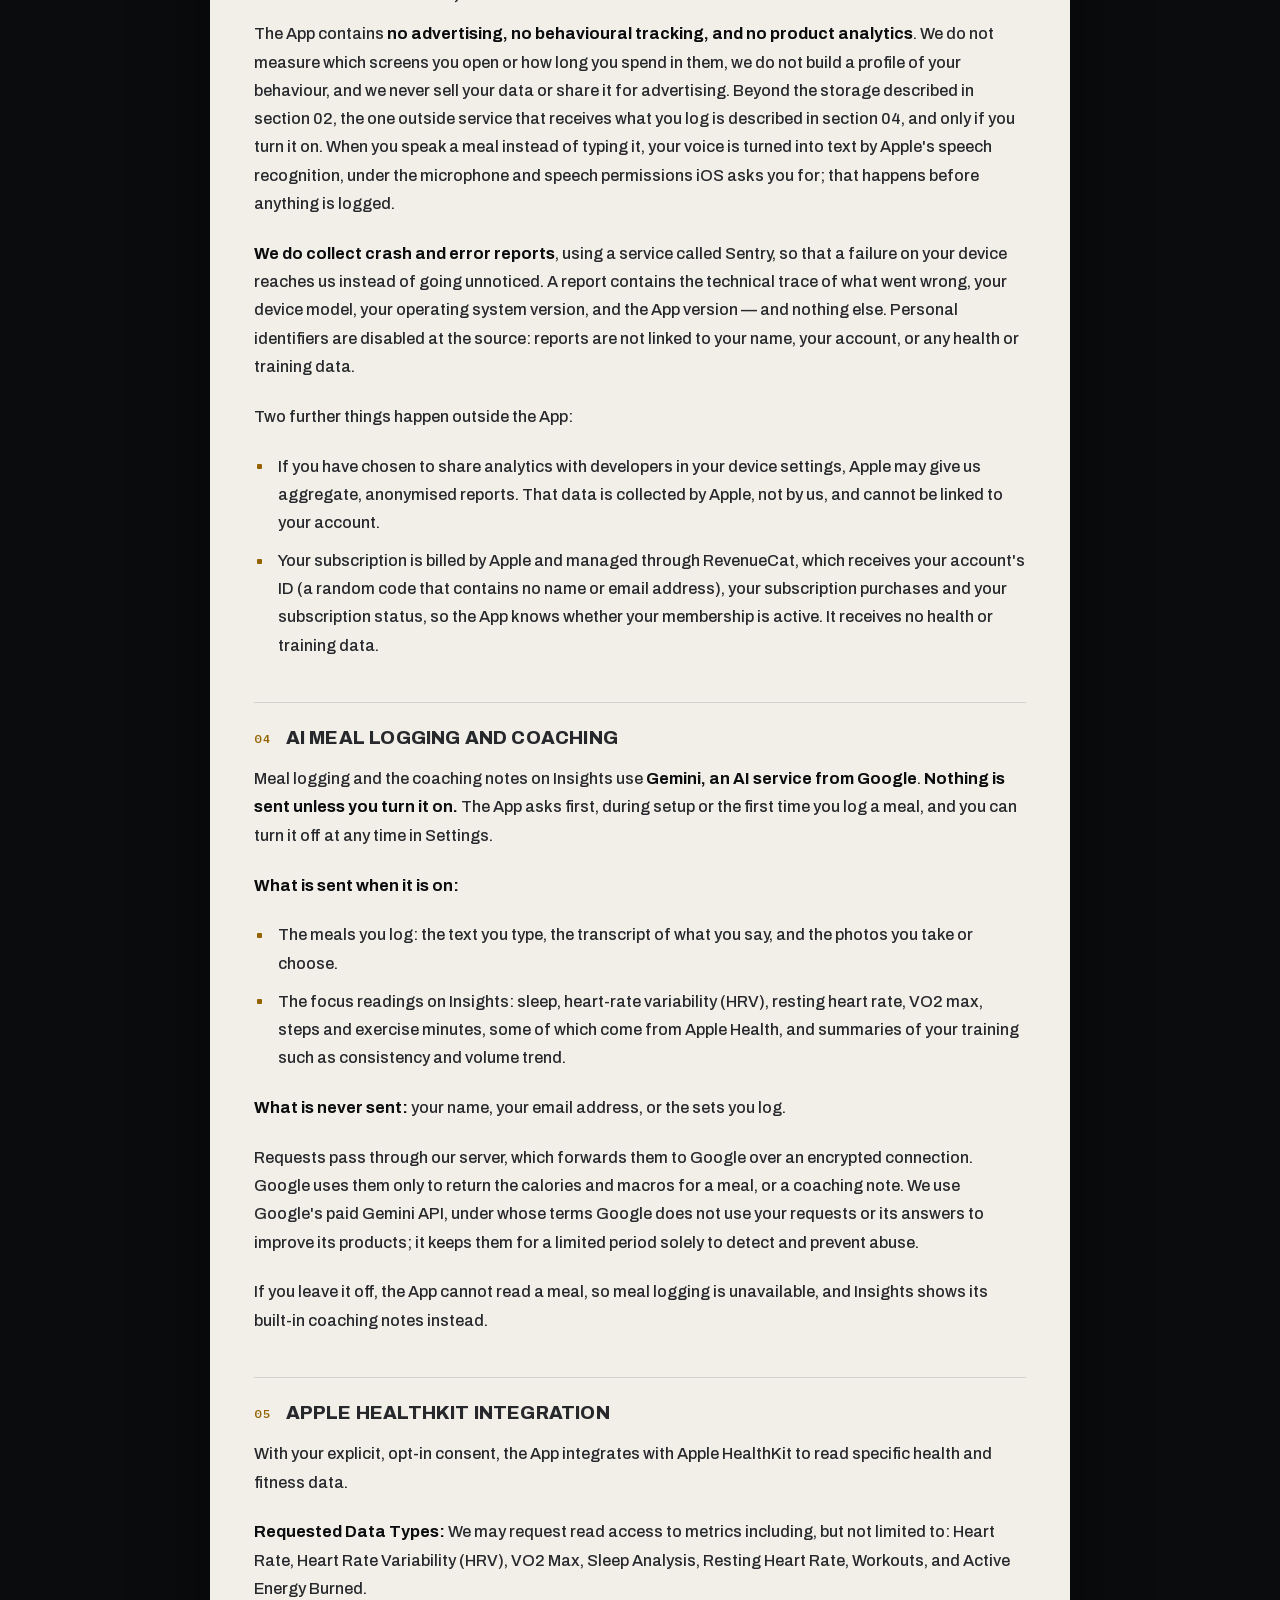
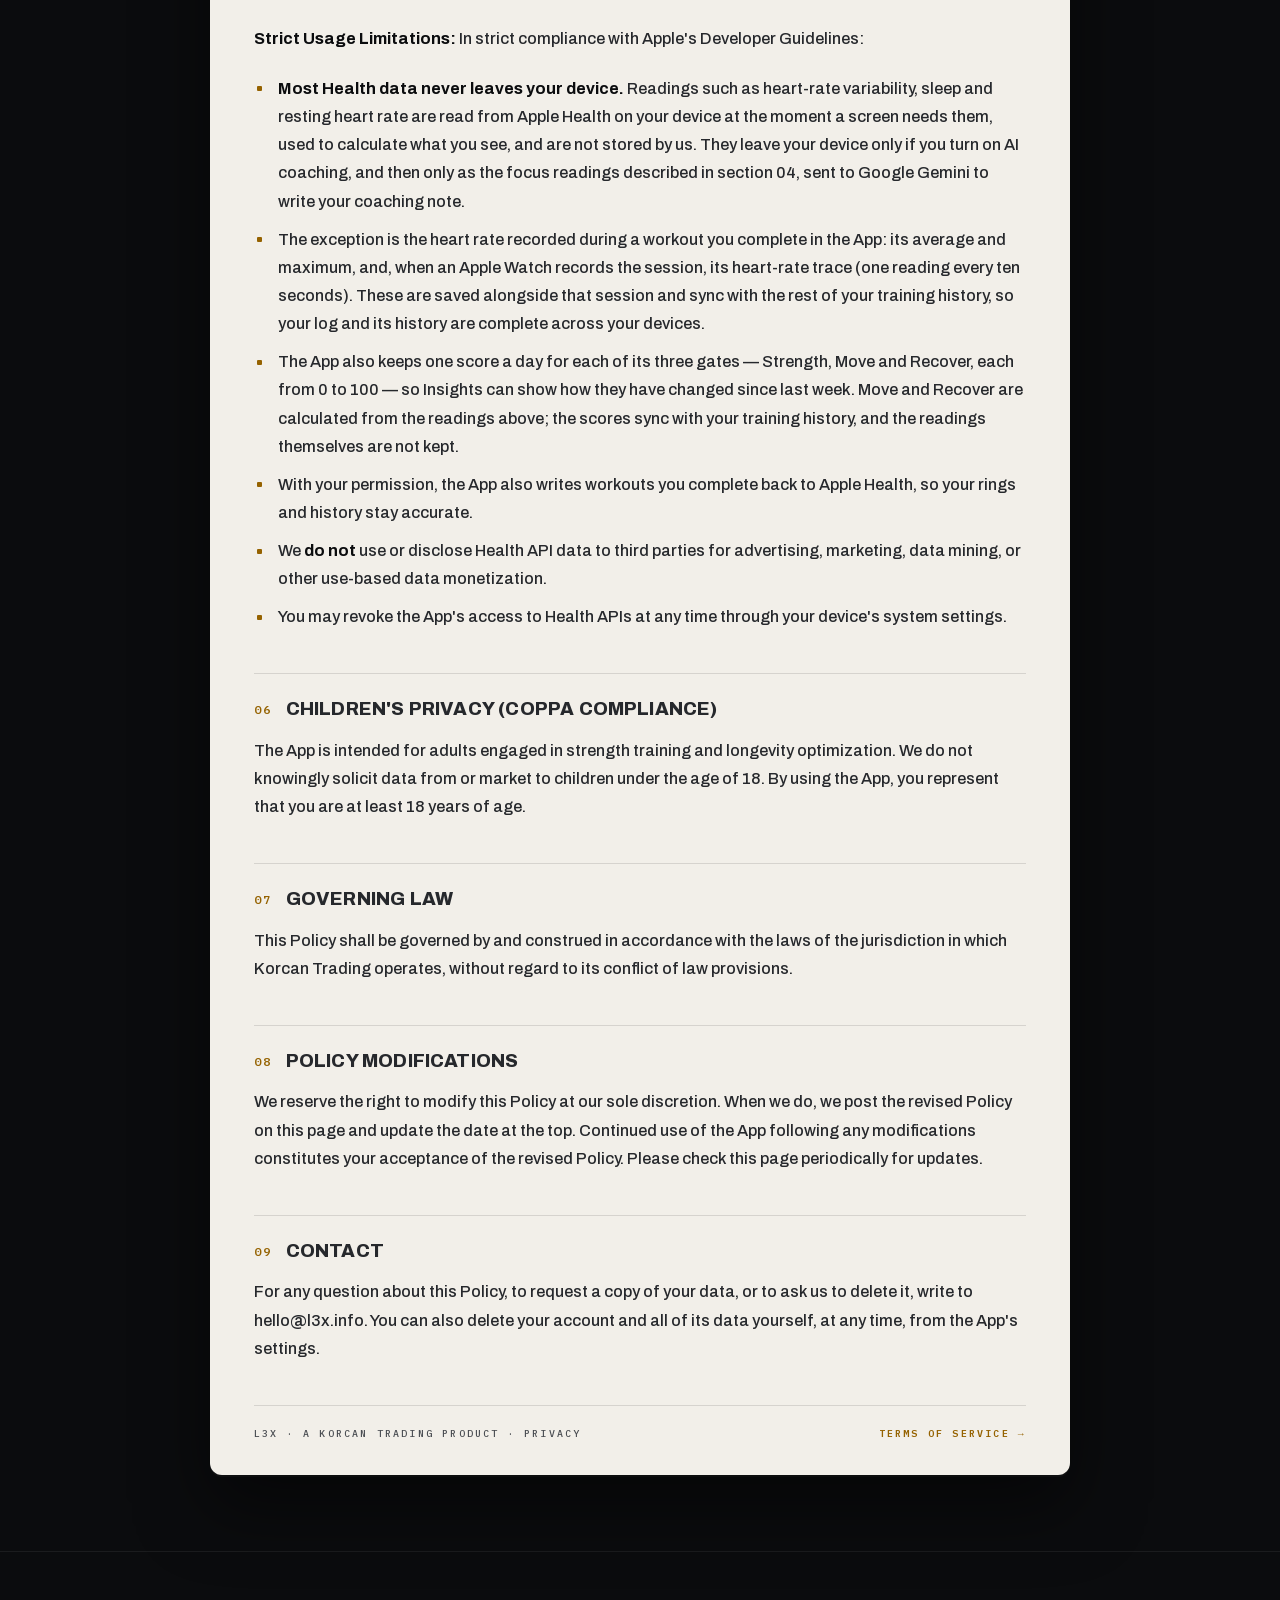
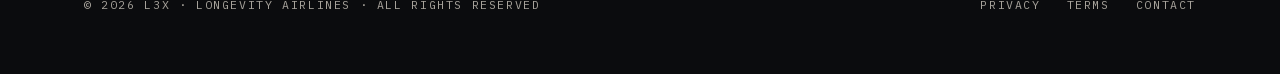
<file: privacy.html>
<!DOCTYPE html>
<html lang="en">
<head>
<meta charset="UTF-8">
<meta name="viewport" content="width=device-width, initial-scale=1.0">
<title>Privacy Policy | L3X</title>
<meta name="description" content="L3X privacy policy and liability waiver — what the app collects, where it is stored, and the controls you hold over it.">
<link rel="icon" type="image/png" sizes="32x32" href="assets/favicon-32.png">
<link rel="icon" type="image/png" sizes="64x64" href="assets/favicon-64.png">
<link rel="apple-touch-icon" href="assets/apple-touch-icon.png">
<link rel="stylesheet" href="css/fonts.css">
<link rel="stylesheet" href="css/site.css">
</head>
<body>

<!-- ============================ NAV ============================ -->
<header class="nav">
  <div class="container nav-inner">
    <a href="index.html" class="brand">
      <img src="assets/app_icon.png" alt="L3X">
      <span class="tag">Longevity Airlines</span>
    </a>
    <nav class="nav-links">
      <a href="index.html#departures">Departures</a>
      <a href="index.html#itinerary">Itinerary</a>
      <a href="index.html#fuel">Fuel</a>
      <a href="index.html#cabin">Premium Cabin</a>
      <a href="index.html#cabin" class="btn-board">Board Now</a>
    </nav>
  </div>
</header>

<!-- ========================= DOCUMENT ========================= -->
<main class="doc">
  <div class="container">

    <div class="doc-head">
      <span class="label">Cabin Documents</span>
      <h1>Privacy Policy</h1>
    </div>

    <article class="sheet">
      <div class="sheet-head">
        <span class="mark"><img src="assets/app_icon.png" alt="">L3X</span>
        <span class="meta"><b>Privacy Policy &amp; Liability Waiver</b>L3X · Korcan Trading</span>
      </div>

      <div class="sheet-body">
        <p class="effective">Effective Date: <b>May 23, 2026</b> · Updated: <b>October 3, 2026</b></p>

        <p>This Privacy Policy and Liability Waiver ("Policy") governs your use of the L3X mobile application (the "App"), operated by Korcan Trading ("Korcan Trading," "we," "us," or "our"). By downloading, accessing, or using the App, you agree to be bound by the terms set forth herein. If you do not agree to these terms, do not use the App.</p>

        <h2><span class="n">01</span> Medical Disclaimer &amp; Limitation of Liability</h2>
        <div class="callout shout">
          <p>The App is designed solely for fitness, athletic tracking, and educational purposes. It is not a medical device. The App does not provide medical advice, diagnosis, or treatment. You should not rely on the App as a substitute for professional medical advice. Always consult a physician or qualified healthcare provider before beginning any fitness program or making decisions related to your health. We disclaim any and all liability for personal injury, property damage, or other harm arising directly or indirectly from your use of the App.</p>
        </div>

        <h2><span class="n">02</span> Data Collection, Storage, and Custodianship</h2>
        <p><strong>Your Account:</strong> You sign in with Apple or Google. We keep the email address that sign-in gives us (if you choose Hide My Email, the relay address Apple creates for you) and your name, as Apple or Google shares it or as you type it in the App. We use them to sign you in on your devices and to show your name in the App. Your name and email address are never sent to Google Gemini (section 04).</p>
        <p><strong>Secure Cloud Storage:</strong> We operate on a strict "Privacy by Design" architecture. So that your training syncs seamlessly across your devices, your account details, your profile (sex, date of birth, height, weight, goals, schedule and equipment), your training plan and exercise library, the workouts and sets you log, the heart rate and daily scores described in section 05, the meals you log (their descriptions and estimates, never their photos), and your settings are securely stored in a managed Postgres database hosted by Supabase.</p>
        <p><strong>Strict Access Controls:</strong> We utilize end-to-end security rules ensuring that your data is strictly siloed. <strong>Only you</strong>, when authenticated via your personal account, have the ability to read or write your personal data. We do not harvest, monetize, or sell your personal data, biometric data, or usage metrics, and we do not look at your training history or the health values stored with it except to answer a request you send us.</p>
        <p><strong>Data Deletion:</strong> You retain full custodianship of your data. You may initiate a complete deletion of your account and all associated data stored on our servers at any time directly through the App settings.</p>

        <h2><span class="n">03</span> Crash Reports, and What We Do Not Collect</h2>
        <p>The App contains <strong>no advertising, no behavioural tracking, and no product analytics</strong>. We do not measure which screens you open or how long you spend in them, we do not build a profile of your behaviour, and we never sell your data or share it for advertising. Beyond the storage described in section 02, the one outside service that receives what you log is described in section 04, and only if you turn it on. When you speak a meal instead of typing it, your voice is turned into text by Apple's speech recognition, under the microphone and speech permissions iOS asks you for; that happens before anything is logged.</p>
        <p><strong>We do collect crash and error reports</strong>, using a service called Sentry, so that a failure on your device reaches us instead of going unnoticed. A report contains the technical trace of what went wrong, your device model, your operating system version, and the App version — and nothing else. Personal identifiers are disabled at the source: reports are not linked to your name, your account, or any health or training data.</p>
        <p>Two further things happen outside the App:</p>
        <ul>
          <li>If you have chosen to share analytics with developers in your device settings, Apple may give us aggregate, anonymised reports. That data is collected by Apple, not by us, and cannot be linked to your account.</li>
          <li>Your subscription is billed by Apple and managed through RevenueCat, which receives your account's ID (a random code that contains no name or email address), your subscription purchases and your subscription status, so the App knows whether your membership is active. It receives no health or training data.</li>
        </ul>

        <h2><span class="n">04</span> AI Meal Logging and Coaching</h2>
        <p>Meal logging and the coaching notes on Insights use <strong>Gemini, an AI service from Google</strong>. <strong>Nothing is sent unless you turn it on.</strong> The App asks first, during setup or the first time you log a meal, and you can turn it off at any time in Settings.</p>
        <p><strong>What is sent when it is on:</strong></p>
        <ul>
          <li>The meals you log: the text you type, the transcript of what you say, and the photos you take or choose.</li>
          <li>The focus readings on Insights: sleep, heart-rate variability (HRV), resting heart rate, VO2 max, steps and exercise minutes, some of which come from Apple Health, and summaries of your training such as consistency and volume trend.</li>
        </ul>
        <p><strong>What is never sent:</strong> your name, your email address, or the sets you log.</p>
        <p>Requests pass through our server, which forwards them to Google over an encrypted connection. Google uses them only to return the calories and macros for a meal, or a coaching note. We use Google's paid Gemini API, under whose terms Google does not use your requests or its answers to improve its products; it keeps them for a limited period solely to detect and prevent abuse.</p>
        <p>If you leave it off, the App cannot read a meal, so meal logging is unavailable, and Insights shows its built-in coaching notes instead.</p>

        <h2><span class="n">05</span> Apple HealthKit Integration</h2>
        <p>With your explicit, opt-in consent, the App integrates with Apple HealthKit to read specific health and fitness data.</p>
        <p><strong>Requested Data Types:</strong> We may request read access to metrics including, but not limited to: Heart Rate, Heart Rate Variability (HRV), VO2 Max, Sleep Analysis, Resting Heart Rate, Workouts, and Active Energy Burned.</p>
        <p><strong>Strict Usage Limitations:</strong> In strict compliance with Apple's Developer Guidelines:</p>
        <ul>
          <li><strong>Most Health data never leaves your device.</strong> Readings such as heart-rate variability, sleep and resting heart rate are read from Apple Health on your device at the moment a screen needs them, used to calculate what you see, and are not stored by us. They leave your device only if you turn on AI coaching, and then only as the focus readings described in section 04, sent to Google Gemini to write your coaching note.</li>
          <li>The exception is the heart rate recorded during a workout you complete in the App: its average and maximum, and, when an Apple Watch records the session, its heart-rate trace (one reading every ten seconds). These are saved alongside that session and sync with the rest of your training history, so your log and its history are complete across your devices.</li>
          <li>The App also keeps one score a day for each of its three gates — Strength, Move and Recover, each from 0 to 100 — so Insights can show how they have changed since last week. Move and Recover are calculated from the readings above; the scores sync with your training history, and the readings themselves are not kept.</li>
          <li>With your permission, the App also writes workouts you complete back to Apple Health, so your rings and history stay accurate.</li>
          <li>We <strong>do not</strong> use or disclose Health API data to third parties for advertising, marketing, data mining, or other use-based data monetization.</li>
          <li>You may revoke the App's access to Health APIs at any time through your device's system settings.</li>
        </ul>

        <h2><span class="n">06</span> Children's Privacy (COPPA Compliance)</h2>
        <p>The App is intended for adults engaged in strength training and longevity optimization. We do not knowingly solicit data from or market to children under the age of 18. By using the App, you represent that you are at least 18 years of age.</p>

        <h2><span class="n">07</span> Governing Law</h2>
        <p>This Policy shall be governed by and construed in accordance with the laws of the jurisdiction in which Korcan Trading operates, without regard to its conflict of law provisions.</p>

        <h2><span class="n">08</span> Policy Modifications</h2>
        <p>We reserve the right to modify this Policy at our sole discretion. When we do, we post the revised Policy on this page and update the date at the top. Continued use of the App following any modifications constitutes your acceptance of the revised Policy. Please check this page periodically for updates.</p>

        <h2><span class="n">09</span> Contact</h2>
        <p>For any question about this Policy, to request a copy of your data, or to ask us to delete it, write to <a href="mailto:hello@l3x.info">hello@l3x.info</a>. You can also delete your account and all of its data yourself, at any time, from the App's settings.</p>
      </div>

      <div class="sheet-foot">
        <span>L3X · a Korcan Trading product · Privacy</span>
        <span><a href="terms.html">Terms of Service →</a></span>
      </div>
    </article>

  </div>
</main>

<!-- ======================== FOOTER ======================== -->
<footer>
  <div class="container foot">
    <span>© 2026 L3X · Longevity Airlines · All rights reserved</span>
    <div class="links">
      <a href="privacy.html">Privacy</a>
      <a href="terms.html">Terms</a>
      <a href="mailto:hello@l3x.info">Contact</a>
    </div>
  </div>
</footer>

</body>
</html>
</file>
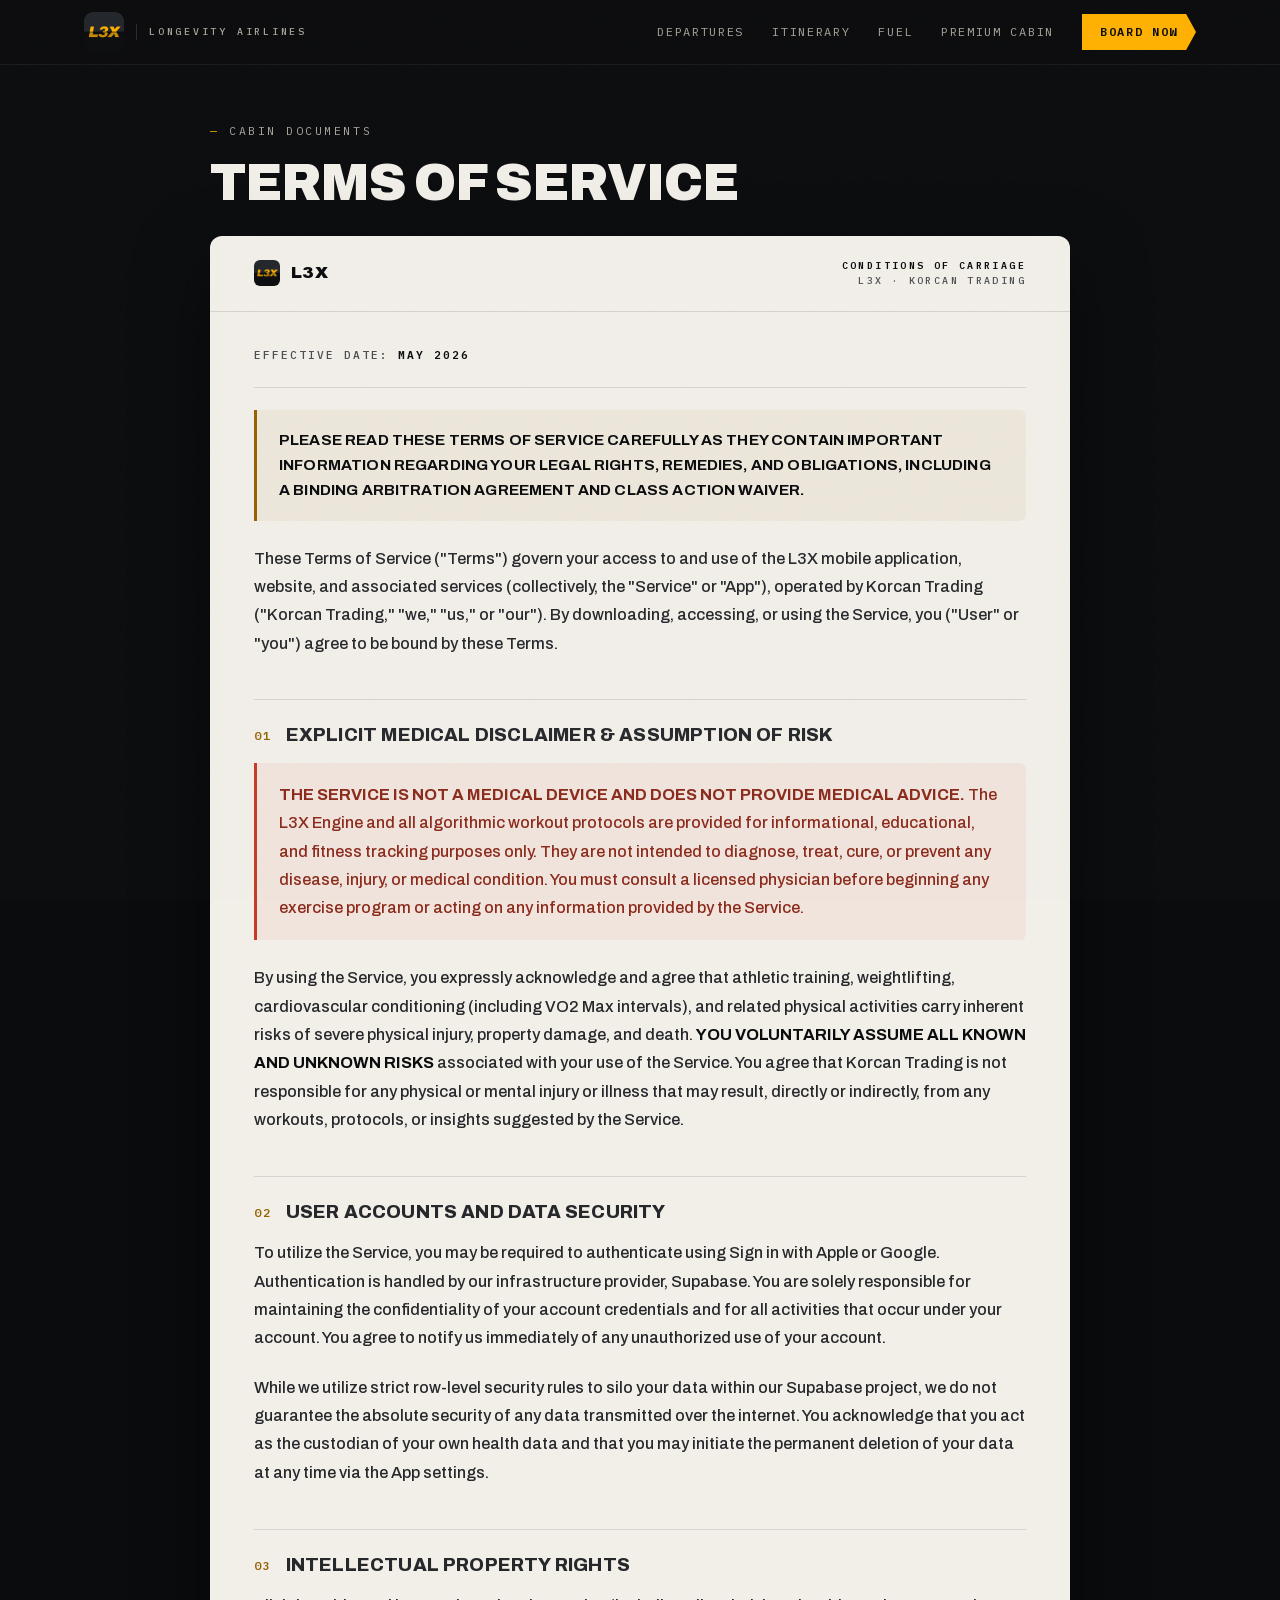
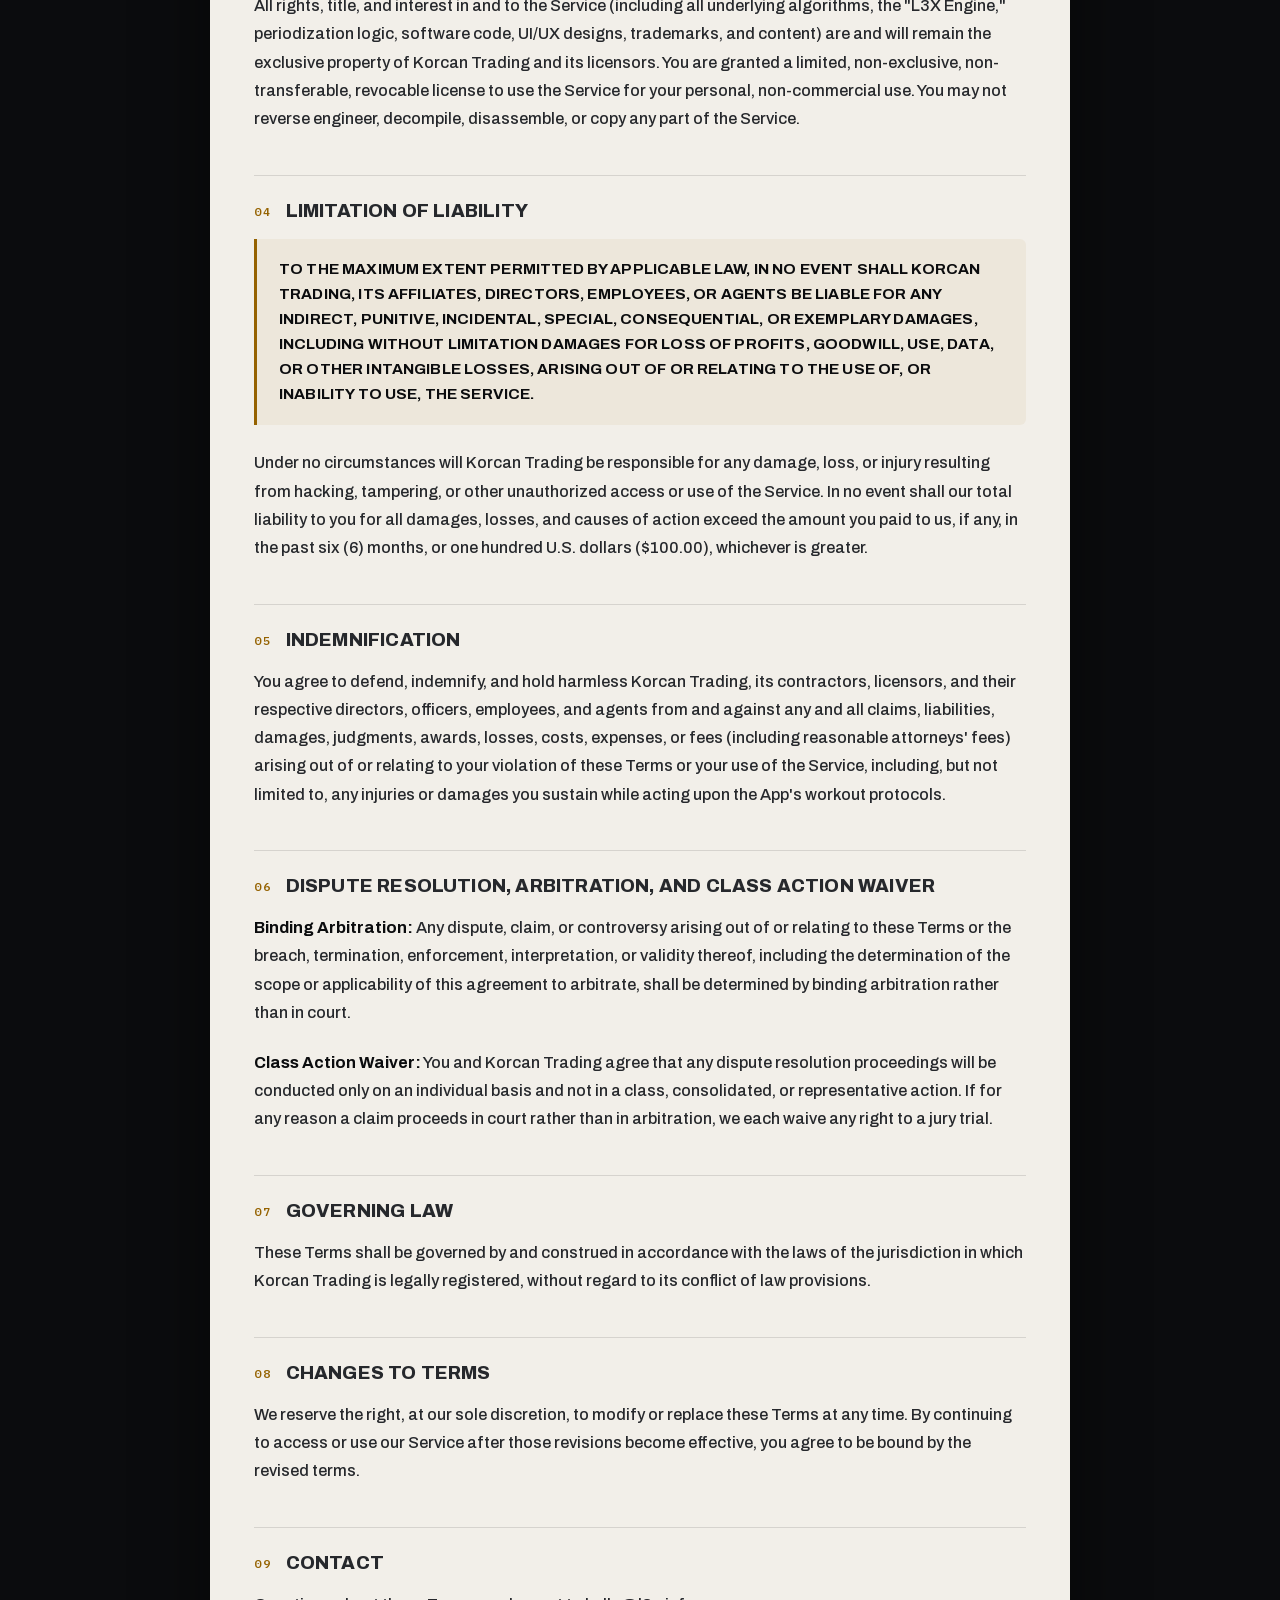
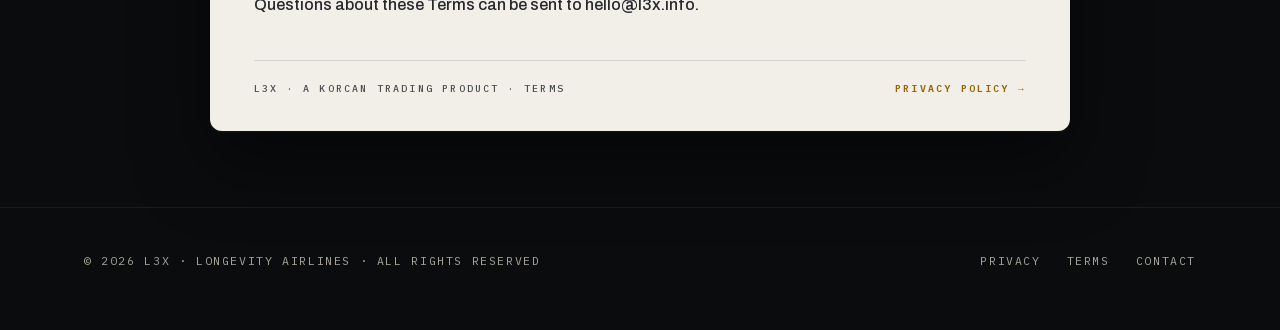
<file: terms.html>
<!DOCTYPE html>
<html lang="en">
<head>
<meta charset="UTF-8">
<meta name="viewport" content="width=device-width, initial-scale=1.0">
<title>Terms of Service | L3X</title>
<meta name="description" content="L3X terms of service — assumption of risk, account and data terms, intellectual property, limitation of liability, and dispute resolution.">
<link rel="icon" type="image/png" sizes="32x32" href="assets/favicon-32.png">
<link rel="icon" type="image/png" sizes="64x64" href="assets/favicon-64.png">
<link rel="apple-touch-icon" href="assets/apple-touch-icon.png">
<link rel="stylesheet" href="css/fonts.css">
<link rel="stylesheet" href="css/site.css">
</head>
<body>

<!-- ============================ NAV ============================ -->
<header class="nav">
  <div class="container nav-inner">
    <a href="index.html" class="brand">
      <img src="assets/app_icon.png" alt="L3X">
      <span class="tag">Longevity Airlines</span>
    </a>
    <nav class="nav-links">
      <a href="index.html#departures">Departures</a>
      <a href="index.html#itinerary">Itinerary</a>
      <a href="index.html#fuel">Fuel</a>
      <a href="index.html#cabin">Premium Cabin</a>
      <a href="index.html#cabin" class="btn-board">Board Now</a>
    </nav>
  </div>
</header>

<!-- ========================= DOCUMENT ========================= -->
<main class="doc">
  <div class="container">

    <div class="doc-head">
      <span class="label">Cabin Documents</span>
      <h1>Terms of Service</h1>
    </div>

    <article class="sheet">
      <div class="sheet-head">
        <span class="mark"><img src="assets/app_icon.png" alt="">L3X</span>
        <span class="meta"><b>Conditions of Carriage</b>L3X · Korcan Trading</span>
      </div>

      <div class="sheet-body">
        <p class="effective">Effective Date: <b>May 2026</b></p>

        <div class="callout shout">
          <p>Please read these Terms of Service carefully as they contain important information regarding your legal rights, remedies, and obligations, including a binding arbitration agreement and class action waiver.</p>
        </div>

        <p>These Terms of Service ("Terms") govern your access to and use of the L3X mobile application, website, and associated services (collectively, the "Service" or "App"), operated by Korcan Trading ("Korcan Trading," "we," "us," or "our"). By downloading, accessing, or using the Service, you ("User" or "you") agree to be bound by these Terms.</p>

        <h2><span class="n">01</span> Explicit Medical Disclaimer &amp; Assumption of Risk</h2>
        <div class="callout danger">
          <p><strong>THE SERVICE IS NOT A MEDICAL DEVICE AND DOES NOT PROVIDE MEDICAL ADVICE.</strong> The L3X Engine and all algorithmic workout protocols are provided for informational, educational, and fitness tracking purposes only. They are not intended to diagnose, treat, cure, or prevent any disease, injury, or medical condition. You must consult a licensed physician before beginning any exercise program or acting on any information provided by the Service.</p>
        </div>
        <p>By using the Service, you expressly acknowledge and agree that athletic training, weightlifting, cardiovascular conditioning (including VO2 Max intervals), and related physical activities carry inherent risks of severe physical injury, property damage, and death. <strong>YOU VOLUNTARILY ASSUME ALL KNOWN AND UNKNOWN RISKS</strong> associated with your use of the Service. You agree that Korcan Trading is not responsible for any physical or mental injury or illness that may result, directly or indirectly, from any workouts, protocols, or insights suggested by the Service.</p>

        <h2><span class="n">02</span> User Accounts and Data Security</h2>
        <p>To utilize the Service, you may be required to authenticate using Sign in with Apple or Google. Authentication is handled by our infrastructure provider, Supabase. You are solely responsible for maintaining the confidentiality of your account credentials and for all activities that occur under your account. You agree to notify us immediately of any unauthorized use of your account.</p>
        <p>While we utilize strict row-level security rules to silo your data within our Supabase project, we do not guarantee the absolute security of any data transmitted over the internet. You acknowledge that you act as the custodian of your own health data and that you may initiate the permanent deletion of your data at any time via the App settings.</p>

        <h2><span class="n">03</span> Intellectual Property Rights</h2>
        <p>All rights, title, and interest in and to the Service (including all underlying algorithms, the "L3X Engine," periodization logic, software code, UI/UX designs, trademarks, and content) are and will remain the exclusive property of Korcan Trading and its licensors. You are granted a limited, non-exclusive, non-transferable, revocable license to use the Service for your personal, non-commercial use. You may not reverse engineer, decompile, disassemble, or copy any part of the Service.</p>

        <h2><span class="n">04</span> Limitation of Liability</h2>
        <div class="callout shout">
          <p>To the maximum extent permitted by applicable law, in no event shall Korcan Trading, its affiliates, directors, employees, or agents be liable for any indirect, punitive, incidental, special, consequential, or exemplary damages, including without limitation damages for loss of profits, goodwill, use, data, or other intangible losses, arising out of or relating to the use of, or inability to use, the service.</p>
        </div>
        <p>Under no circumstances will Korcan Trading be responsible for any damage, loss, or injury resulting from hacking, tampering, or other unauthorized access or use of the Service. In no event shall our total liability to you for all damages, losses, and causes of action exceed the amount you paid to us, if any, in the past six (6) months, or one hundred U.S. dollars ($100.00), whichever is greater.</p>

        <h2><span class="n">05</span> Indemnification</h2>
        <p>You agree to defend, indemnify, and hold harmless Korcan Trading, its contractors, licensors, and their respective directors, officers, employees, and agents from and against any and all claims, liabilities, damages, judgments, awards, losses, costs, expenses, or fees (including reasonable attorneys' fees) arising out of or relating to your violation of these Terms or your use of the Service, including, but not limited to, any injuries or damages you sustain while acting upon the App's workout protocols.</p>

        <h2><span class="n">06</span> Dispute Resolution, Arbitration, and Class Action Waiver</h2>
        <p><strong>Binding Arbitration:</strong> Any dispute, claim, or controversy arising out of or relating to these Terms or the breach, termination, enforcement, interpretation, or validity thereof, including the determination of the scope or applicability of this agreement to arbitrate, shall be determined by binding arbitration rather than in court.</p>
        <p><strong>Class Action Waiver:</strong> You and Korcan Trading agree that any dispute resolution proceedings will be conducted only on an individual basis and not in a class, consolidated, or representative action. If for any reason a claim proceeds in court rather than in arbitration, we each waive any right to a jury trial.</p>

        <h2><span class="n">07</span> Governing Law</h2>
        <p>These Terms shall be governed by and construed in accordance with the laws of the jurisdiction in which Korcan Trading is legally registered, without regard to its conflict of law provisions.</p>

        <h2><span class="n">08</span> Changes to Terms</h2>
        <p>We reserve the right, at our sole discretion, to modify or replace these Terms at any time. By continuing to access or use our Service after those revisions become effective, you agree to be bound by the revised terms.</p>

        <h2><span class="n">09</span> Contact</h2>
        <p>Questions about these Terms can be sent to <a href="mailto:hello@l3x.info">hello@l3x.info</a>.</p>
      </div>

      <div class="sheet-foot">
        <span>L3X · a Korcan Trading product · Terms</span>
        <span><a href="privacy.html">Privacy Policy →</a></span>
      </div>
    </article>

  </div>
</main>

<!-- ======================== FOOTER ======================== -->
<footer>
  <div class="container foot">
    <span>© 2026 L3X · Longevity Airlines · All rights reserved</span>
    <div class="links">
      <a href="privacy.html">Privacy</a>
      <a href="terms.html">Terms</a>
      <a href="mailto:hello@l3x.info">Contact</a>
    </div>
  </div>
</footer>

</body>
</html>
</file>
<file: css/fonts.css>
/* ── SELF-HOSTED FONTS ────────────────────────────────────────────────────
   Archivo and IBM Plex Mono were loaded from fonts.googleapis.com, which sent
   every visitor's IP address to Google before a single byte of the page
   painted — while privacy.html says, in as many words, "no advertising, no
   behavioural tracking, and no product analytics". A German court fined a site
   operator over precisely that in 2022.

   Serving them from this origin makes the policy true and removes the only
   third-party request the site makes. Both faces are SIL Open Font License
   1.1, which permits this; the licence travels with them in assets/fonts/.

   latin and latin-ext only — the cyrillic and vietnamese subsets Google
   returns are dead weight on an English site.
   ──────────────────────────────────────────────────────────────────────── */

/* Archivo 500 — latin-ext */
@font-face {
  font-family: 'Archivo';
  font-style: normal;
  font-weight: 500;
  font-stretch: 100%;
  font-display: swap;
  src: url(../assets/fonts/archivo-500-latin-ext.woff2) format('woff2');
  unicode-range: U+0100-02BA, U+02BD-02C5, U+02C7-02CC, U+02CE-02D7, U+02DD-02FF, U+0304, U+0308, U+0329, U+1D00-1DBF, U+1E00-1E9F, U+1EF2-1EFF, U+2020, U+20A0-20AB, U+20AD-20C0, U+2113, U+2C60-2C7F, U+A720-A7FF;
}
/* Archivo 500 — latin */
@font-face {
  font-family: 'Archivo';
  font-style: normal;
  font-weight: 500;
  font-stretch: 100%;
  font-display: swap;
  src: url(../assets/fonts/archivo-500-latin.woff2) format('woff2');
  unicode-range: U+0000-00FF, U+0131, U+0152-0153, U+02BB-02BC, U+02C6, U+02DA, U+02DC, U+0304, U+0308, U+0329, U+2000-206F, U+20AC, U+2122, U+2191, U+2193, U+2212, U+2215, U+FEFF, U+FFFD;
}
/* Archivo 700 — latin-ext */
@font-face {
  font-family: 'Archivo';
  font-style: normal;
  font-weight: 700;
  font-stretch: 100%;
  font-display: swap;
  src: url(../assets/fonts/archivo-700-latin-ext.woff2) format('woff2');
  unicode-range: U+0100-02BA, U+02BD-02C5, U+02C7-02CC, U+02CE-02D7, U+02DD-02FF, U+0304, U+0308, U+0329, U+1D00-1DBF, U+1E00-1E9F, U+1EF2-1EFF, U+2020, U+20A0-20AB, U+20AD-20C0, U+2113, U+2C60-2C7F, U+A720-A7FF;
}
/* Archivo 700 — latin */
@font-face {
  font-family: 'Archivo';
  font-style: normal;
  font-weight: 700;
  font-stretch: 100%;
  font-display: swap;
  src: url(../assets/fonts/archivo-700-latin.woff2) format('woff2');
  unicode-range: U+0000-00FF, U+0131, U+0152-0153, U+02BB-02BC, U+02C6, U+02DA, U+02DC, U+0304, U+0308, U+0329, U+2000-206F, U+20AC, U+2122, U+2191, U+2193, U+2212, U+2215, U+FEFF, U+FFFD;
}
/* Archivo 800 — latin-ext */
@font-face {
  font-family: 'Archivo';
  font-style: normal;
  font-weight: 800;
  font-stretch: 100%;
  font-display: swap;
  src: url(../assets/fonts/archivo-800-latin-ext.woff2) format('woff2');
  unicode-range: U+0100-02BA, U+02BD-02C5, U+02C7-02CC, U+02CE-02D7, U+02DD-02FF, U+0304, U+0308, U+0329, U+1D00-1DBF, U+1E00-1E9F, U+1EF2-1EFF, U+2020, U+20A0-20AB, U+20AD-20C0, U+2113, U+2C60-2C7F, U+A720-A7FF;
}
/* Archivo 800 — latin */
@font-face {
  font-family: 'Archivo';
  font-style: normal;
  font-weight: 800;
  font-stretch: 100%;
  font-display: swap;
  src: url(../assets/fonts/archivo-800-latin.woff2) format('woff2');
  unicode-range: U+0000-00FF, U+0131, U+0152-0153, U+02BB-02BC, U+02C6, U+02DA, U+02DC, U+0304, U+0308, U+0329, U+2000-206F, U+20AC, U+2122, U+2191, U+2193, U+2212, U+2215, U+FEFF, U+FFFD;
}
/* Archivo 900 — latin-ext */
@font-face {
  font-family: 'Archivo';
  font-style: normal;
  font-weight: 900;
  font-stretch: 100%;
  font-display: swap;
  src: url(../assets/fonts/archivo-900-latin-ext.woff2) format('woff2');
  unicode-range: U+0100-02BA, U+02BD-02C5, U+02C7-02CC, U+02CE-02D7, U+02DD-02FF, U+0304, U+0308, U+0329, U+1D00-1DBF, U+1E00-1E9F, U+1EF2-1EFF, U+2020, U+20A0-20AB, U+20AD-20C0, U+2113, U+2C60-2C7F, U+A720-A7FF;
}
/* Archivo 900 — latin */
@font-face {
  font-family: 'Archivo';
  font-style: normal;
  font-weight: 900;
  font-stretch: 100%;
  font-display: swap;
  src: url(../assets/fonts/archivo-900-latin.woff2) format('woff2');
  unicode-range: U+0000-00FF, U+0131, U+0152-0153, U+02BB-02BC, U+02C6, U+02DA, U+02DC, U+0304, U+0308, U+0329, U+2000-206F, U+20AC, U+2122, U+2191, U+2193, U+2212, U+2215, U+FEFF, U+FFFD;
}
/* IBM Plex Mono 400 — latin-ext */
@font-face {
  font-family: 'IBM Plex Mono';
  font-style: normal;
  font-weight: 400;
  font-display: swap;
  src: url(../assets/fonts/ibm-plex-mono-400-latin-ext.woff2) format('woff2');
  unicode-range: U+0100-02BA, U+02BD-02C5, U+02C7-02CC, U+02CE-02D7, U+02DD-02FF, U+0304, U+0308, U+0329, U+1D00-1DBF, U+1E00-1E9F, U+1EF2-1EFF, U+2020, U+20A0-20AB, U+20AD-20C0, U+2113, U+2C60-2C7F, U+A720-A7FF;
}
/* IBM Plex Mono 400 — latin */
@font-face {
  font-family: 'IBM Plex Mono';
  font-style: normal;
  font-weight: 400;
  font-display: swap;
  src: url(../assets/fonts/ibm-plex-mono-400-latin.woff2) format('woff2');
  unicode-range: U+0000-00FF, U+0131, U+0152-0153, U+02BB-02BC, U+02C6, U+02DA, U+02DC, U+0304, U+0308, U+0329, U+2000-206F, U+20AC, U+2122, U+2191, U+2193, U+2212, U+2215, U+FEFF, U+FFFD;
}
/* IBM Plex Mono 500 — latin-ext */
@font-face {
  font-family: 'IBM Plex Mono';
  font-style: normal;
  font-weight: 500;
  font-display: swap;
  src: url(../assets/fonts/ibm-plex-mono-500-latin-ext.woff2) format('woff2');
  unicode-range: U+0100-02BA, U+02BD-02C5, U+02C7-02CC, U+02CE-02D7, U+02DD-02FF, U+0304, U+0308, U+0329, U+1D00-1DBF, U+1E00-1E9F, U+1EF2-1EFF, U+2020, U+20A0-20AB, U+20AD-20C0, U+2113, U+2C60-2C7F, U+A720-A7FF;
}
/* IBM Plex Mono 500 — latin */
@font-face {
  font-family: 'IBM Plex Mono';
  font-style: normal;
  font-weight: 500;
  font-display: swap;
  src: url(../assets/fonts/ibm-plex-mono-500-latin.woff2) format('woff2');
  unicode-range: U+0000-00FF, U+0131, U+0152-0153, U+02BB-02BC, U+02C6, U+02DA, U+02DC, U+0304, U+0308, U+0329, U+2000-206F, U+20AC, U+2122, U+2191, U+2193, U+2212, U+2215, U+FEFF, U+FFFD;
}
/* IBM Plex Mono 600 — latin-ext */
@font-face {
  font-family: 'IBM Plex Mono';
  font-style: normal;
  font-weight: 600;
  font-display: swap;
  src: url(../assets/fonts/ibm-plex-mono-600-latin-ext.woff2) format('woff2');
  unicode-range: U+0100-02BA, U+02BD-02C5, U+02C7-02CC, U+02CE-02D7, U+02DD-02FF, U+0304, U+0308, U+0329, U+1D00-1DBF, U+1E00-1E9F, U+1EF2-1EFF, U+2020, U+20A0-20AB, U+20AD-20C0, U+2113, U+2C60-2C7F, U+A720-A7FF;
}
/* IBM Plex Mono 600 — latin */
@font-face {
  font-family: 'IBM Plex Mono';
  font-style: normal;
  font-weight: 600;
  font-display: swap;
  src: url(../assets/fonts/ibm-plex-mono-600-latin.woff2) format('woff2');
  unicode-range: U+0000-00FF, U+0131, U+0152-0153, U+02BB-02BC, U+02C6, U+02DA, U+02DC, U+0304, U+0308, U+0329, U+2000-206F, U+20AC, U+2122, U+2191, U+2193, U+2212, U+2215, U+FEFF, U+FFFD;
}
</file>
<file: css/site.css>
/* ============================================================
   L3X — shared site foundation
   Palette: tarmac black / bone white / signal amber
   Type:    Archivo (display) + IBM Plex Mono (data)

   Every page links this file. Tokens, page chrome (nav + footer)
   and the bone document sheet live here so the landing page and
   the legal pages can never drift apart. Page-specific styling
   stays in the page.
   ============================================================ */
:root{
  --ink:        #0b0c0e;
  --ink-2:      #121417;
  --ink-3:      #1a1d21;
  --bone:       #f2efe9;
  --bone-dim:   #a8a49c;
  --amber:      #ffb100;
  --amber-dim:  rgba(255,177,0,.14);
  --green:      #37d67a;
  --line:       rgba(242,239,233,.14);
  --line-soft:  rgba(242,239,233,.07);
  --mono: 'IBM Plex Mono', ui-monospace, SFMono-Regular, Menlo, monospace;
  --disp: 'Archivo', 'Inter Tight', system-ui, sans-serif;
  --ease-out: cubic-bezier(.16,1,.3,1);

  /* ink-on-bone signal colours — raw amber/red wash out on a light
     surface, so printed documents use these AA-contrast variants */
  --amber-ink:  #956200;
  --stamp-red:  #c63b27;
  --ink-soft:   #4a4d52;
  --rule-bone:  rgba(11,12,14,.12);
}
*{margin:0;padding:0;box-sizing:border-box}
html{scroll-behavior:smooth}
body{
  background:var(--ink);
  color:var(--bone);
  font-family:var(--disp);
  line-height:1.55;
  overflow-x:hidden;
  -webkit-font-smoothing:antialiased;
}
/* film grain */
body::after{
  content:"";position:fixed;inset:0;pointer-events:none;z-index:999;opacity:.05;
  background-image:url("data:image/svg+xml,%3Csvg xmlns='http://www.w3.org/2000/svg' width='160' height='160'%3E%3Cfilter id='n'%3E%3CfeTurbulence type='fractalNoise' baseFrequency='0.9' numOctaves='2'/%3E%3C/filter%3E%3Crect width='160' height='160' filter='url(%23n)' opacity='0.6'/%3E%3C/svg%3E");
}
::selection{background:var(--amber);color:var(--ink)}
a{color:inherit;text-decoration:none}
img{max-width:100%;display:block}
.container{max-width:1160px;margin:0 auto;padding:0 24px}
.mono{font-family:var(--mono)}
.amber{color:var(--amber)}
.label{
  font-family:var(--mono);font-size:.72rem;letter-spacing:.22em;
  text-transform:uppercase;color:var(--bone-dim);
}
.label::before{content:"— ";color:var(--amber)}

/* ---------- reveal-on-scroll ---------- */
.reveal{opacity:0;transform:translateY(28px);transition:opacity .8s var(--ease-out),transform .8s var(--ease-out)}
.reveal.in{opacity:1;transform:none}
.reveal.d1{transition-delay:.08s}.reveal.d2{transition-delay:.16s}.reveal.d3{transition-delay:.24s}
@media (prefers-reduced-motion: reduce){
  .reveal{opacity:1;transform:none;transition:none}
  *{animation-duration:.001s !important;animation-iteration-count:1 !important;transition-duration:.001s !important}
}

/* ============================ NAV ============================ */
.nav{
  position:fixed;top:0;left:0;right:0;z-index:100;
  border-bottom:1px solid var(--line-soft);
  background:rgba(11,12,14,.82);backdrop-filter:blur(14px);-webkit-backdrop-filter:blur(14px);
}
.nav-inner{display:flex;align-items:center;justify-content:space-between;height:64px}
/* the icon IS the wordmark — it carries the L3X letters, so the nav does not
   repeat them in text beside it */
.brand{display:flex;align-items:center;gap:12px}
.brand img{width:40px;height:40px;border-radius:9px}
.brand .tag{font-family:var(--mono);font-weight:500;font-size:.62rem;letter-spacing:.28em;color:var(--bone-dim);border-left:1px solid var(--line);padding-left:12px;text-transform:uppercase}
.nav-links{display:flex;align-items:center;gap:28px;font-family:var(--mono);font-size:.75rem;letter-spacing:.14em;text-transform:uppercase}
.nav-links a{color:var(--bone-dim);transition:color .2s}
.nav-links a:hover{color:var(--bone)}
.btn-board{
  color:var(--ink)!important;background:var(--amber);padding:9px 18px;font-weight:600;
  clip-path:polygon(0 0,calc(100% - 10px) 0,100% 50%,calc(100% - 10px) 100%,0 100%);
  transition:transform .2s var(--ease-out),background .2s;
}
.btn-board:hover{transform:translateX(3px);background:#ffc233}
@media(max-width:760px){.nav-links a:not(.btn-board){display:none}.brand .tag{display:none}}

/* ======================= FOOTER ======================= */
footer{border-top:1px solid var(--line-soft);padding:44px 0 60px}
.foot{display:flex;justify-content:space-between;align-items:center;gap:20px;flex-wrap:wrap;font-family:var(--mono);font-size:.72rem;letter-spacing:.14em;text-transform:uppercase;color:var(--bone-dim)}
.foot a:hover{color:var(--bone)}
.foot .links{display:flex;gap:26px}

/* ============================================================
   THE DOCUMENT SHEET — privacy, terms
   Legal copy prints on bone, the way tickets and passes do in the
   app. Chrome stays on the tarmac; the document is the paper.
   ============================================================ */
.doc{padding:118px 0 76px}

.doc-head{max-width:860px;margin:0 auto 26px}
.doc-head h1{
  font-family:var(--disp);font-weight:900;text-transform:uppercase;
  font-size:clamp(2.1rem,5vw,3.2rem);line-height:1.04;letter-spacing:-.02em;margin:14px 0 0;
}

/* the paper */
.sheet{
  max-width:860px;margin:0 auto;background:var(--bone);color:var(--ink);
  border-radius:12px;padding:0 0 34px;
  box-shadow:0 30px 70px rgba(0,0,0,.5),0 2px 0 rgba(255,255,255,.04);
  position:relative;overflow:hidden;
}
/* document header band */
.sheet-head{
  display:flex;align-items:center;justify-content:space-between;gap:16px;flex-wrap:wrap;
  padding:22px 44px;border-bottom:1px solid var(--rule-bone);
}
.sheet-head .mark{display:flex;align-items:center;gap:11px;font-weight:900;font-size:1.05rem;letter-spacing:.02em}
.sheet-head .mark img{width:26px;height:26px;border-radius:6px}
.sheet-head .meta{
  font-family:var(--mono);font-size:.62rem;font-weight:500;letter-spacing:.24em;
  text-transform:uppercase;color:var(--ink-soft);text-align:right;
}
.sheet-head .meta b{display:block;color:var(--ink);font-weight:600}

.sheet-body{padding:34px 44px 0;font-size:1.01rem;line-height:1.75;font-weight:500;color:#26282c}
.sheet-body p{margin-bottom:1.35rem}
.sheet-body strong{color:var(--ink);font-weight:700}
.sheet-body ul{margin:0 0 1.35rem 1.15rem;list-style:none}
.sheet-body li{position:relative;margin-bottom:.6rem;padding-left:.35rem}
.sheet-body li::before{
  content:"";position:absolute;left:-.95rem;top:.72em;
  width:5px;height:5px;background:var(--amber-ink);border-radius:1px;
}

/* numbered section headings — mono index, Archivo title */
.sheet-body h2{
  font-family:var(--disp);font-weight:800;text-transform:uppercase;
  font-size:1.16rem;line-height:1.22;letter-spacing:.01em;
  margin:2.6rem 0 1rem;padding-top:1.5rem;border-top:1px solid var(--rule-bone);
  display:flex;gap:14px;align-items:baseline;
}
.sheet-body h2 .n{
  font-family:var(--mono);font-size:.72rem;font-weight:600;letter-spacing:.16em;
  color:var(--amber-ink);flex:none;transform:translateY(-1px);
}
.sheet-body h2:first-child{border-top:0;padding-top:0;margin-top:0}

/* the effective-date strip that opens every document */
.effective{
  font-family:var(--mono);font-size:.7rem;font-weight:500;letter-spacing:.18em;
  text-transform:uppercase;color:var(--ink-soft);
  padding-bottom:1.35rem;margin-bottom:1.6rem;border-bottom:1px solid var(--rule-bone);
}
.effective b{color:var(--ink);font-weight:600}

/* callouts — a rail carries the weight, never a wash of colour */
.callout{
  border-left:3px solid var(--amber-ink);background:rgba(149,98,0,.06);
  padding:18px 22px;margin:0 0 1.5rem;border-radius:0 6px 6px 0;
}
.callout p{margin:0}
.callout.danger{border-left-color:var(--stamp-red);background:rgba(198,59,39,.06)}
.callout.danger p{color:#8c2a1b}
.callout.danger strong{color:#8c2a1b}
/* the original documents set these two blocks in all-caps — kept */
.callout.shout p{text-transform:uppercase;font-weight:700;color:var(--ink);letter-spacing:.01em;font-size:.95rem;line-height:1.65}

/* document foot */
.sheet-foot{
  margin:2.6rem 44px 0;padding-top:20px;border-top:1px solid var(--rule-bone);
  display:flex;align-items:center;justify-content:space-between;gap:14px;flex-wrap:wrap;
  font-family:var(--mono);font-size:.62rem;font-weight:500;letter-spacing:.22em;
  text-transform:uppercase;color:var(--ink-soft);
}
.sheet-foot a{color:var(--amber-ink);font-weight:600}
.sheet-foot a:hover{text-decoration:underline}

@media(max-width:720px){
  .doc{padding:100px 0 60px}
  .sheet-head{padding:18px 24px}
  .sheet-head .meta{text-align:left}
  .sheet-body{padding:26px 24px 0;font-size:.97rem}
  .sheet-foot{margin:2.2rem 24px 0}
  .sheet-body h2{font-size:1.06rem;gap:10px}
}
</file>
